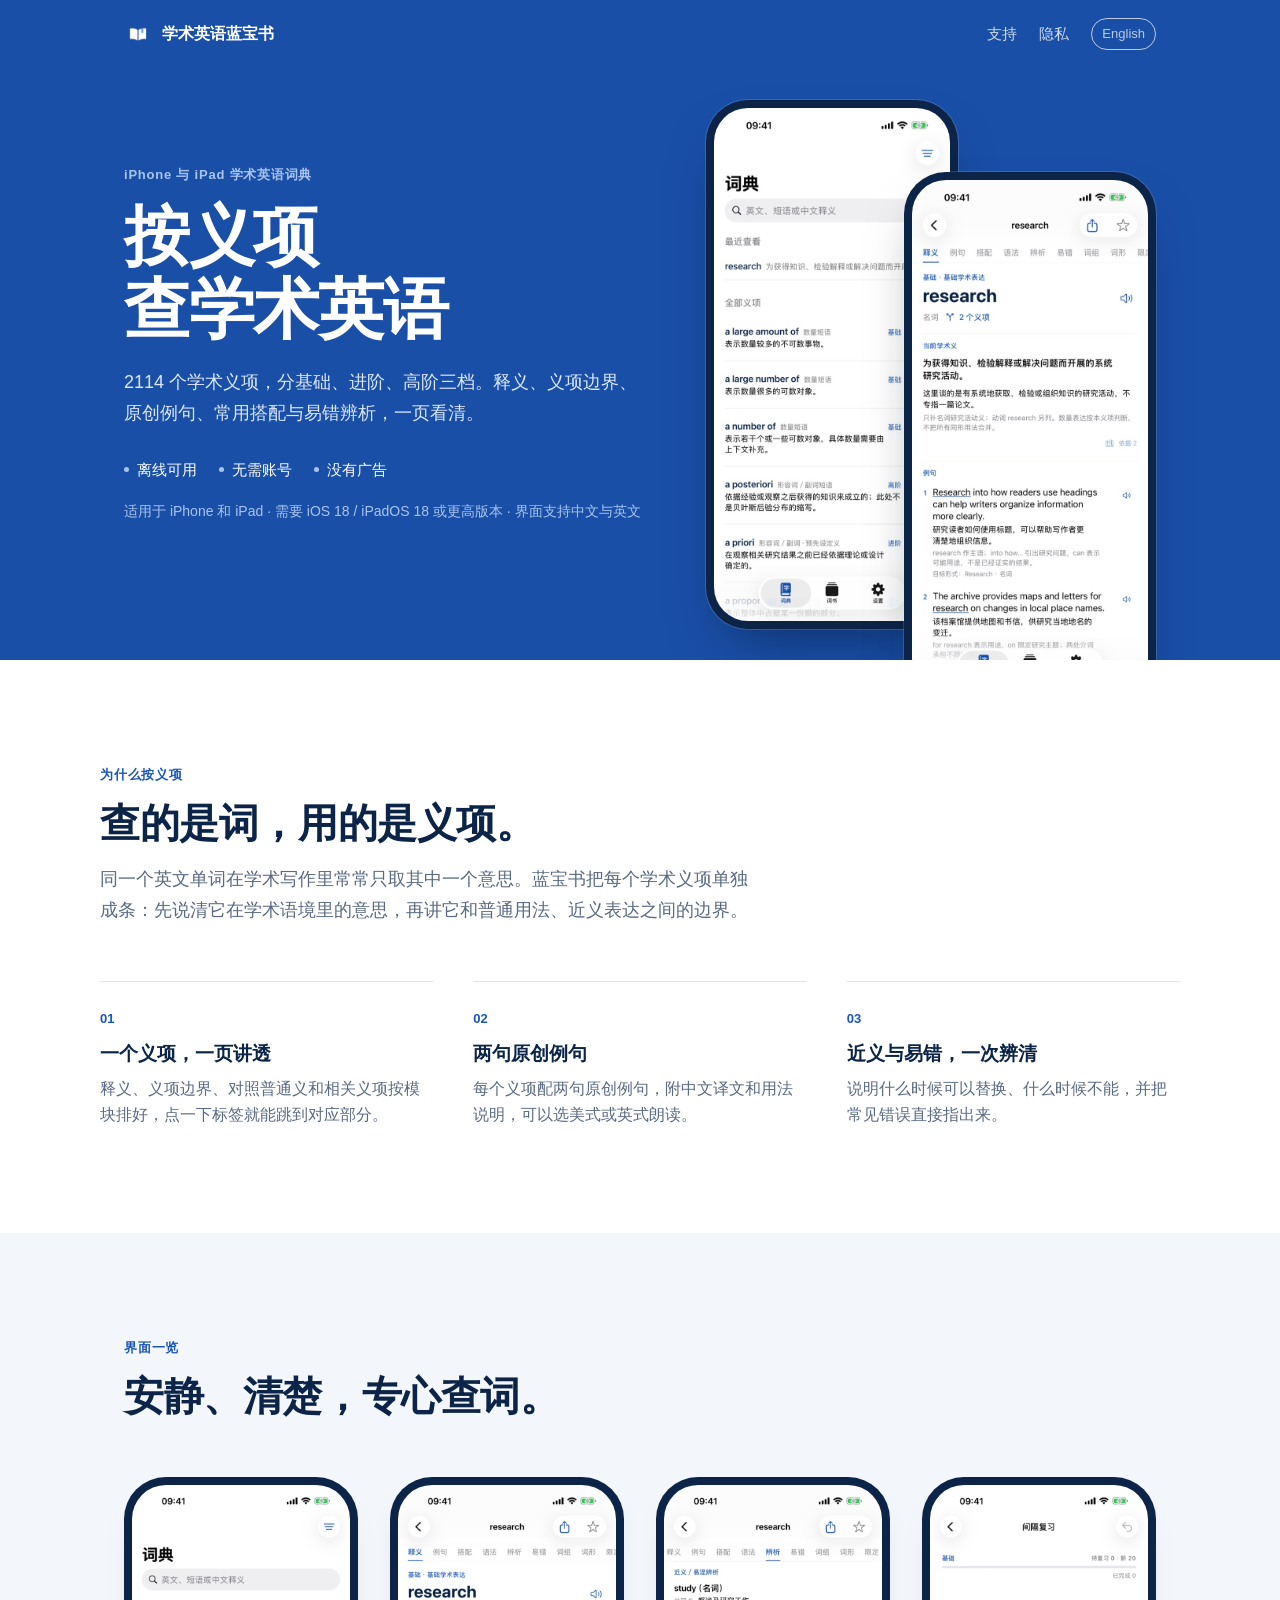
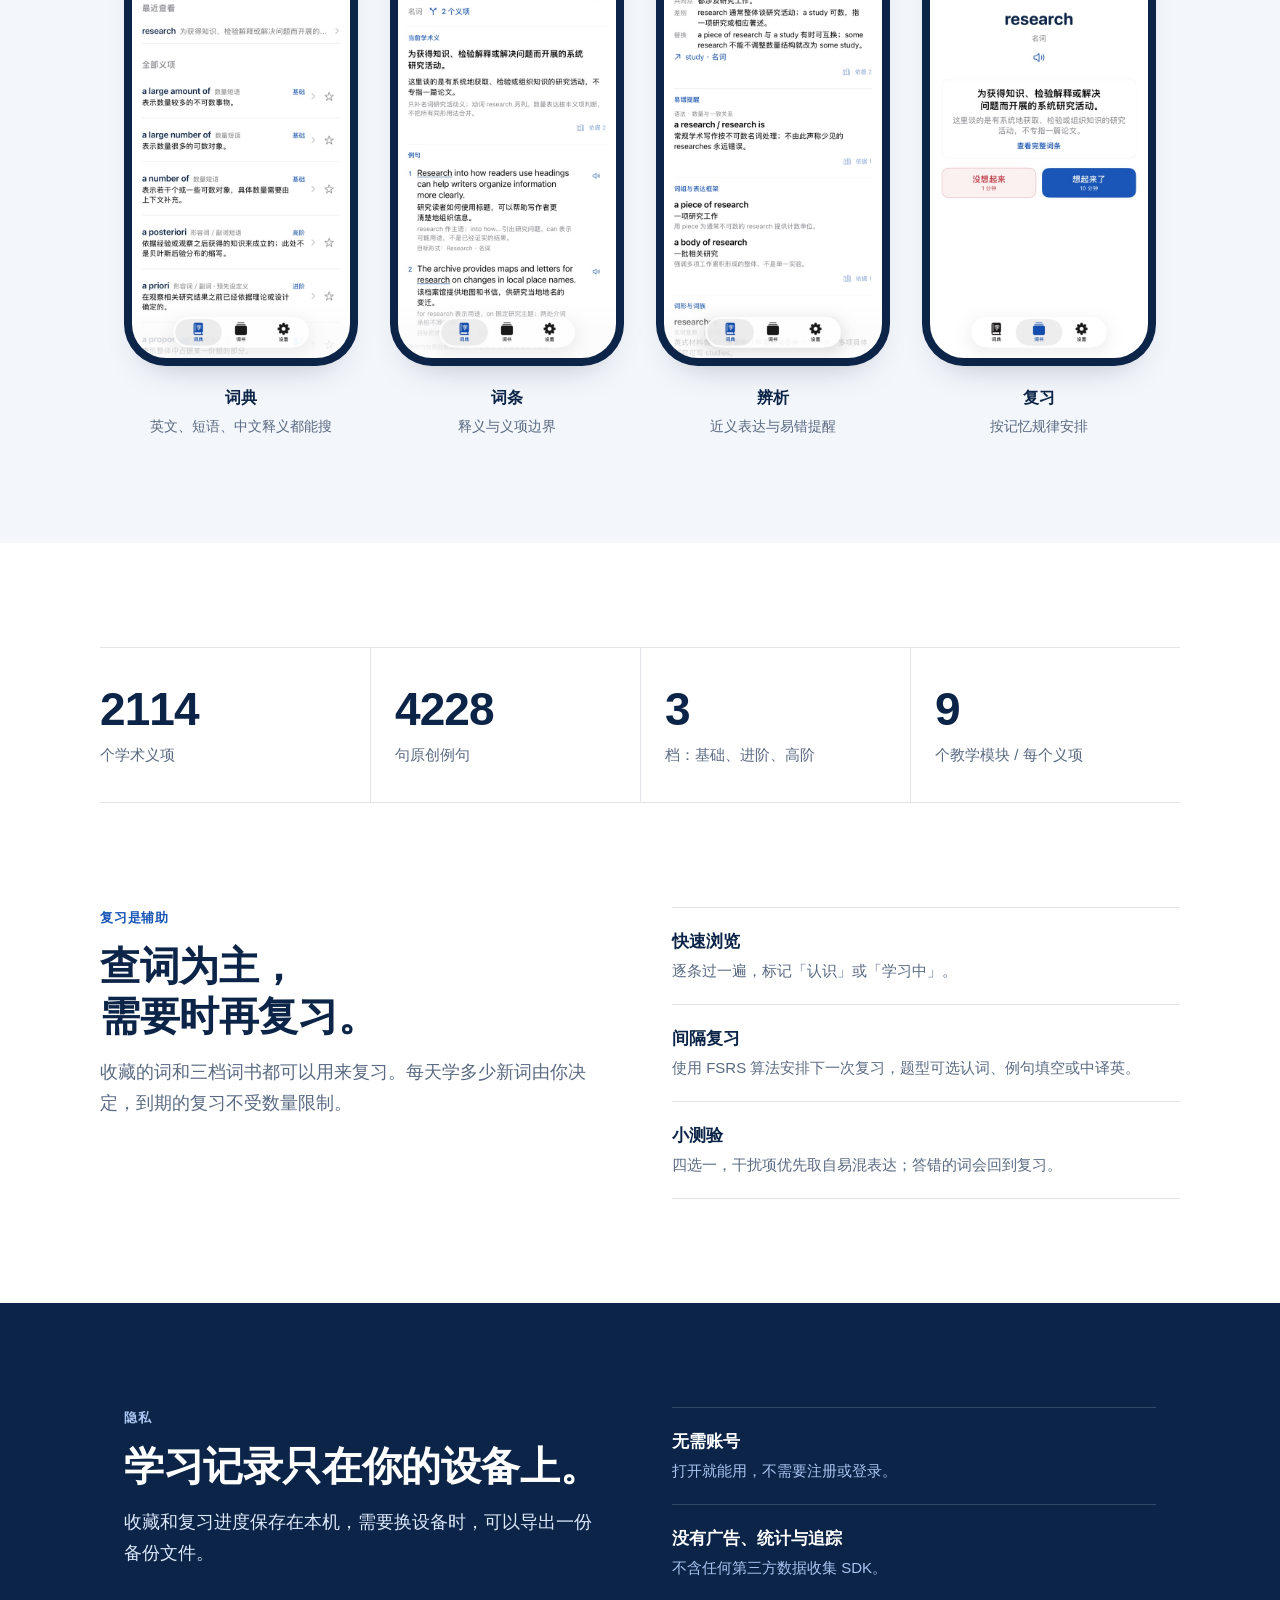
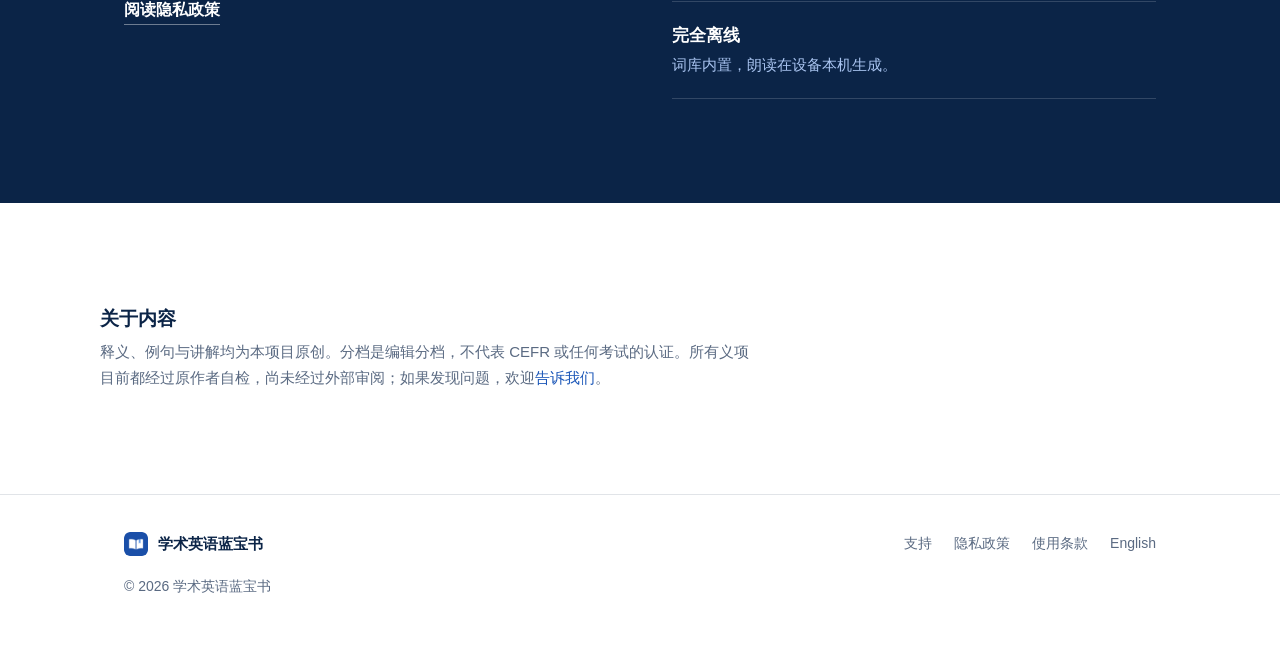
<file: index.html>
<!doctype html>
<html lang="zh-Hans">
<head>
  <meta charset="utf-8">
  <meta name="viewport" content="width=device-width, initial-scale=1">
  <title>学术英语蓝宝书 · 按义项查学术英语</title>
  <meta name="description" content="学术英语蓝宝书是一款适用于 iPhone 和 iPad 的学术英语词典：2114 个学术义项，分基础、进阶、高阶三档，每个义项都有释义、两句原创例句、搭配、语法与易错辨析。离线可用，无需账号，没有广告。">
  <meta name="theme-color" content="#1A4FA8">
  <meta property="og:title" content="学术英语蓝宝书">
  <meta property="og:description" content="按义项查学术英语。2114 个学术义项，离线可用，无需账号，没有广告。">
  <link rel="alternate" hreflang="zh-Hans" href="./">
  <link rel="alternate" hreflang="en" href="en/">
  <link rel="icon" type="image/png" sizes="32x32" href="assets/favicon-32.png">
  <link rel="apple-touch-icon" href="assets/apple-touch-icon.png">
  <link rel="stylesheet" href="assets/site.css">
</head>
<body>

<header class="hero">
  <nav class="nav wrap" aria-label="主导航">
    <a class="brand" href="./"><img src="assets/icon-64.png" alt=""><span>学术英语蓝宝书</span></a>
    <div class="nav-links">
      <a href="support/">支持</a>
      <a href="privacy/">隐私</a>
      <a class="lang" href="en/" lang="en" hreflang="en">English</a>
    </div>
  </nav>

  <div class="wrap hero-grid">
    <div class="hero-copy">
      <p class="eyebrow rise">iPhone 与 iPad 学术英语词典</p>
      <h1 class="rise d1">按义项<br>查学术英语</h1>
      <p class="lede rise d2">2114 个学术义项，分基础、进阶、高阶三档。释义、义项边界、原创例句、常用搭配与易错辨析，一页看清。</p>
      <ul class="hero-facts rise d3">
        <li>离线可用</li>
        <li>无需账号</li>
        <li>没有广告</li>
      </ul>
      <p class="hero-meta rise d3">适用于 iPhone 和 iPad · 需要 iOS 18 / iPadOS 18 或更高版本 · 界面支持中文与英文</p>
    </div>
    <div class="hero-devices" aria-hidden="true">
      <figure class="phone back rise d3"><img src="assets/shots/zh-01-dictionary.jpg" alt="" width="600" height="1304"></figure>
      <figure class="phone front rise d4"><img src="assets/shots/zh-02-entry.jpg" alt="" width="600" height="1304"></figure>
    </div>
  </div>
</header>

<main>
  <section class="section wrap">
    <p class="eyebrow">为什么按义项</p>
    <h2>查的是词，用的是义项。</h2>
    <p class="section-lede">同一个英文单词在学术写作里常常只取其中一个意思。蓝宝书把每个学术义项单独成条：先说清它在学术语境里的意思，再讲它和普通用法、近义表达之间的边界。</p>
    <div class="features">
      <article>
        <span class="num">01</span>
        <h3>一个义项，一页讲透</h3>
        <p>释义、义项边界、对照普通义和相关义项按模块排好，点一下标签就能跳到对应部分。</p>
      </article>
      <article>
        <span class="num">02</span>
        <h3>两句原创例句</h3>
        <p>每个义项配两句原创例句，附中文译文和用法说明，可以选美式或英式朗读。</p>
      </article>
      <article>
        <span class="num">03</span>
        <h3>近义与易错，一次辨清</h3>
        <p>说明什么时候可以替换、什么时候不能，并把常见错误直接指出来。</p>
      </article>
    </div>
  </section>

  <section class="section tint">
    <div class="wrap">
      <p class="eyebrow">界面一览</p>
      <h2>安静、清楚，专心查词。</h2>
      <div class="gallery">
        <figure>
          <div class="phone"><img src="assets/shots/zh-01-dictionary.jpg" alt="词典页：搜索英文、短语或中文释义" width="600" height="1304" loading="lazy"></div>
          <figcaption><strong>词典</strong><span>英文、短语、中文释义都能搜</span></figcaption>
        </figure>
        <figure>
          <div class="phone"><img src="assets/shots/zh-02-entry.jpg" alt="词条页：research 的学术义与讲解" width="600" height="1304" loading="lazy"></div>
          <figcaption><strong>词条</strong><span>释义与义项边界</span></figcaption>
        </figure>
        <figure>
          <div class="phone"><img src="assets/shots/zh-04-comparisons.jpg" alt="近义与易混辨析" width="600" height="1304" loading="lazy"></div>
          <figcaption><strong>辨析</strong><span>近义表达与易错提醒</span></figcaption>
        </figure>
        <figure>
          <div class="phone"><img src="assets/shots/zh-05-review.jpg" alt="间隔复习卡片" width="600" height="1304" loading="lazy"></div>
          <figcaption><strong>复习</strong><span>按记忆规律安排</span></figcaption>
        </figure>
      </div>
    </div>
  </section>

  <section class="section wrap">
    <div class="stats">
      <div class="stat"><b>2114</b><span>个学术义项</span></div>
      <div class="stat"><b>4228</b><span>句原创例句</span></div>
      <div class="stat"><b>3</b><span>档：基础、进阶、高阶</span></div>
      <div class="stat"><b>9</b><span>个教学模块 / 每个义项</span></div>
    </div>
  </section>

  <section class="section wrap" style="padding-top: 0;">
    <div class="split">
      <div>
        <p class="eyebrow">复习是辅助</p>
        <h2>查词为主，<br>需要时再复习。</h2>
        <p class="section-lede">收藏的词和三档词书都可以用来复习。每天学多少新词由你决定，到期的复习不受数量限制。</p>
      </div>
      <ul class="modes">
        <li><strong>快速浏览</strong><span>逐条过一遍，标记「认识」或「学习中」。</span></li>
        <li><strong>间隔复习</strong><span>使用 FSRS 算法安排下一次复习，题型可选认词、例句填空或中译英。</span></li>
        <li><strong>小测验</strong><span>四选一，干扰项优先取自易混表达；答错的词会回到复习。</span></li>
      </ul>
    </div>
  </section>

  <section class="section band">
    <div class="wrap split">
      <div>
        <p class="eyebrow">隐私</p>
        <h2>学习记录只在你的设备上。</h2>
        <p class="section-lede">收藏和复习进度保存在本机，需要换设备时，可以导出一份备份文件。</p>
        <a class="more" href="privacy/">阅读隐私政策</a>
      </div>
      <ul class="modes">
        <li><strong>无需账号</strong><span>打开就能用，不需要注册或登录。</span></li>
        <li><strong>没有广告、统计与追踪</strong><span>不含任何第三方数据收集 SDK。</span></li>
        <li><strong>完全离线</strong><span>词库内置，朗读在设备本机生成。</span></li>
      </ul>
    </div>
  </section>

  <section class="section wrap">
    <div class="note">
      <h2>关于内容</h2>
      <p>释义、例句与讲解均为本项目原创。分档是编辑分档，不代表 CEFR 或任何考试的认证。所有义项目前都经过原作者自检，尚未经过外部审阅；如果发现问题，欢迎<a href="support/">告诉我们</a>。</p>
    </div>
  </section>
</main>

<footer class="site-footer">
  <div class="wrap">
    <div class="footer-row">
      <a class="brand" href="./"><img src="assets/icon-64.png" alt=""><span>学术英语蓝宝书</span></a>
      <nav aria-label="页脚">
        <a href="support/">支持</a>
        <a href="privacy/">隐私政策</a>
        <a href="terms/">使用条款</a>
        <a href="en/" lang="en" hreflang="en">English</a>
      </nav>
    </div>
    <p class="copyright">© 2026 学术英语蓝宝书</p>
  </div>
</footer>

</body>
</html>
</file>
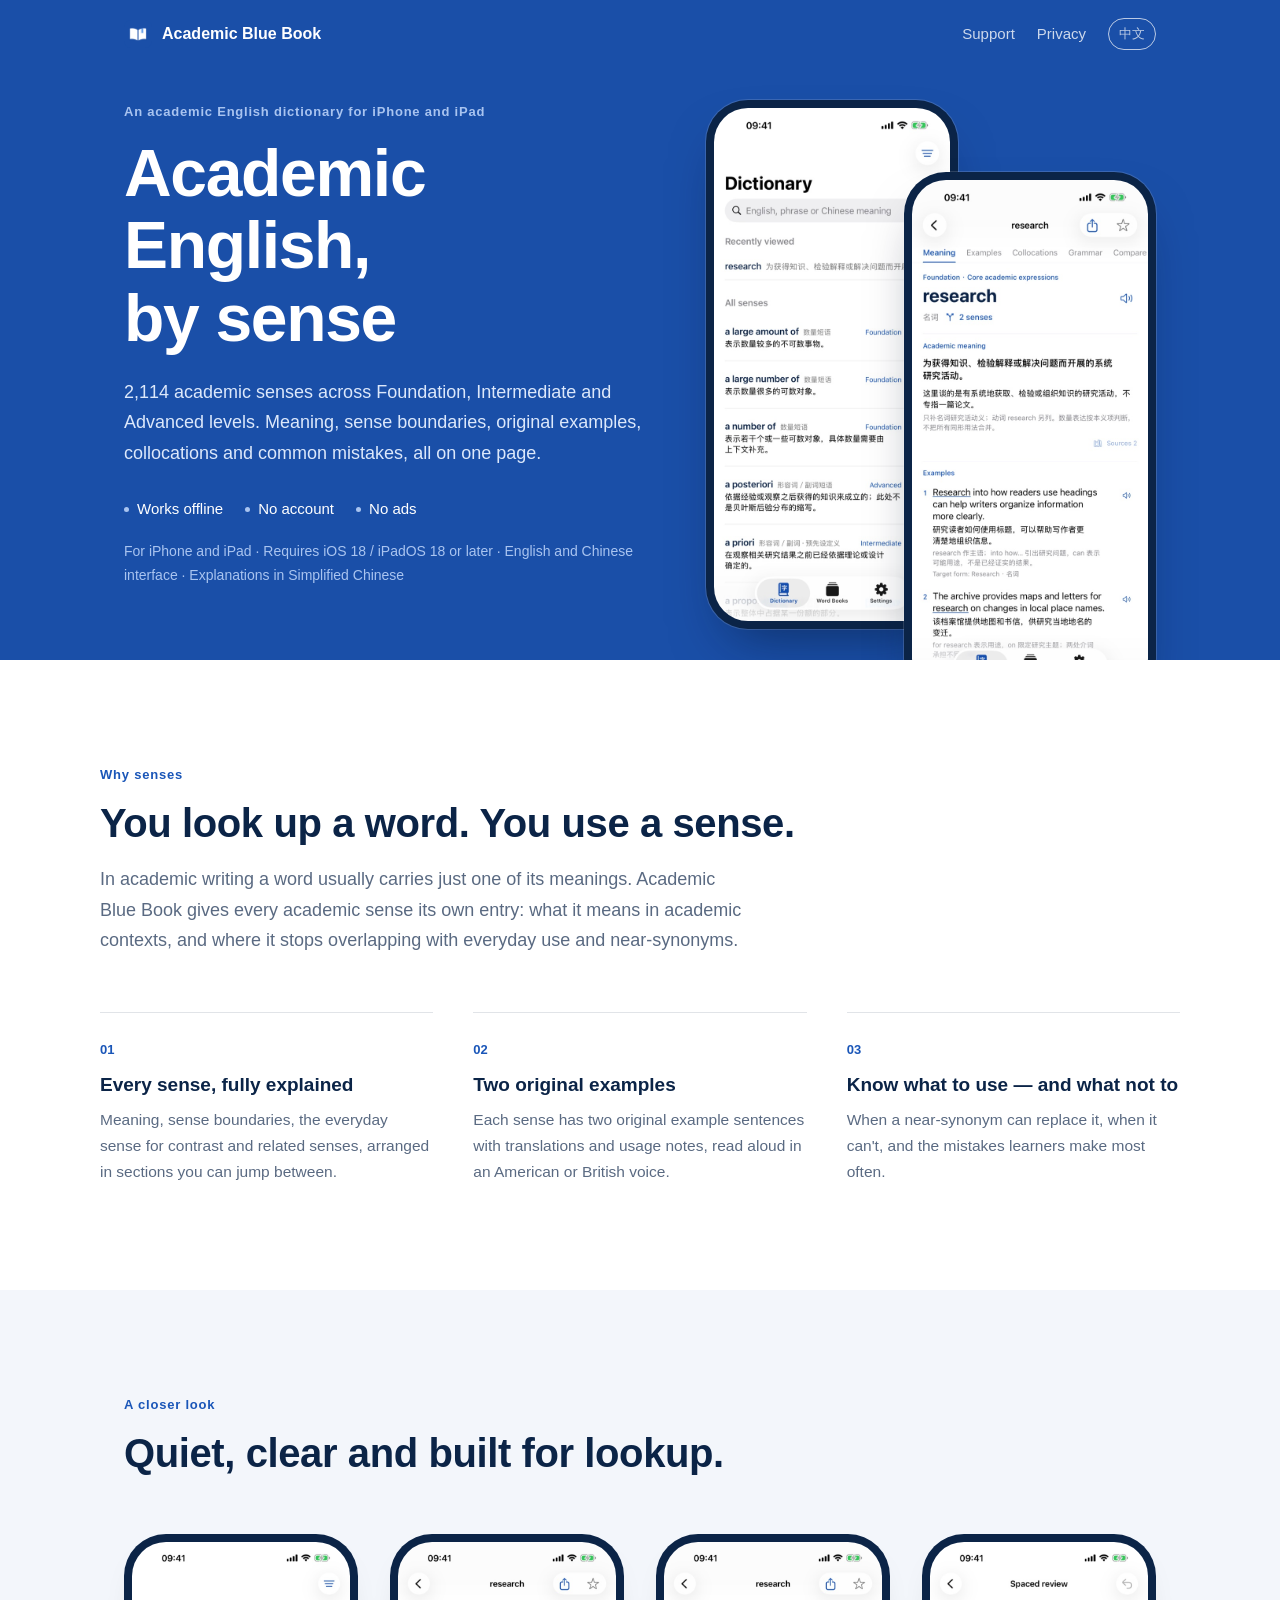
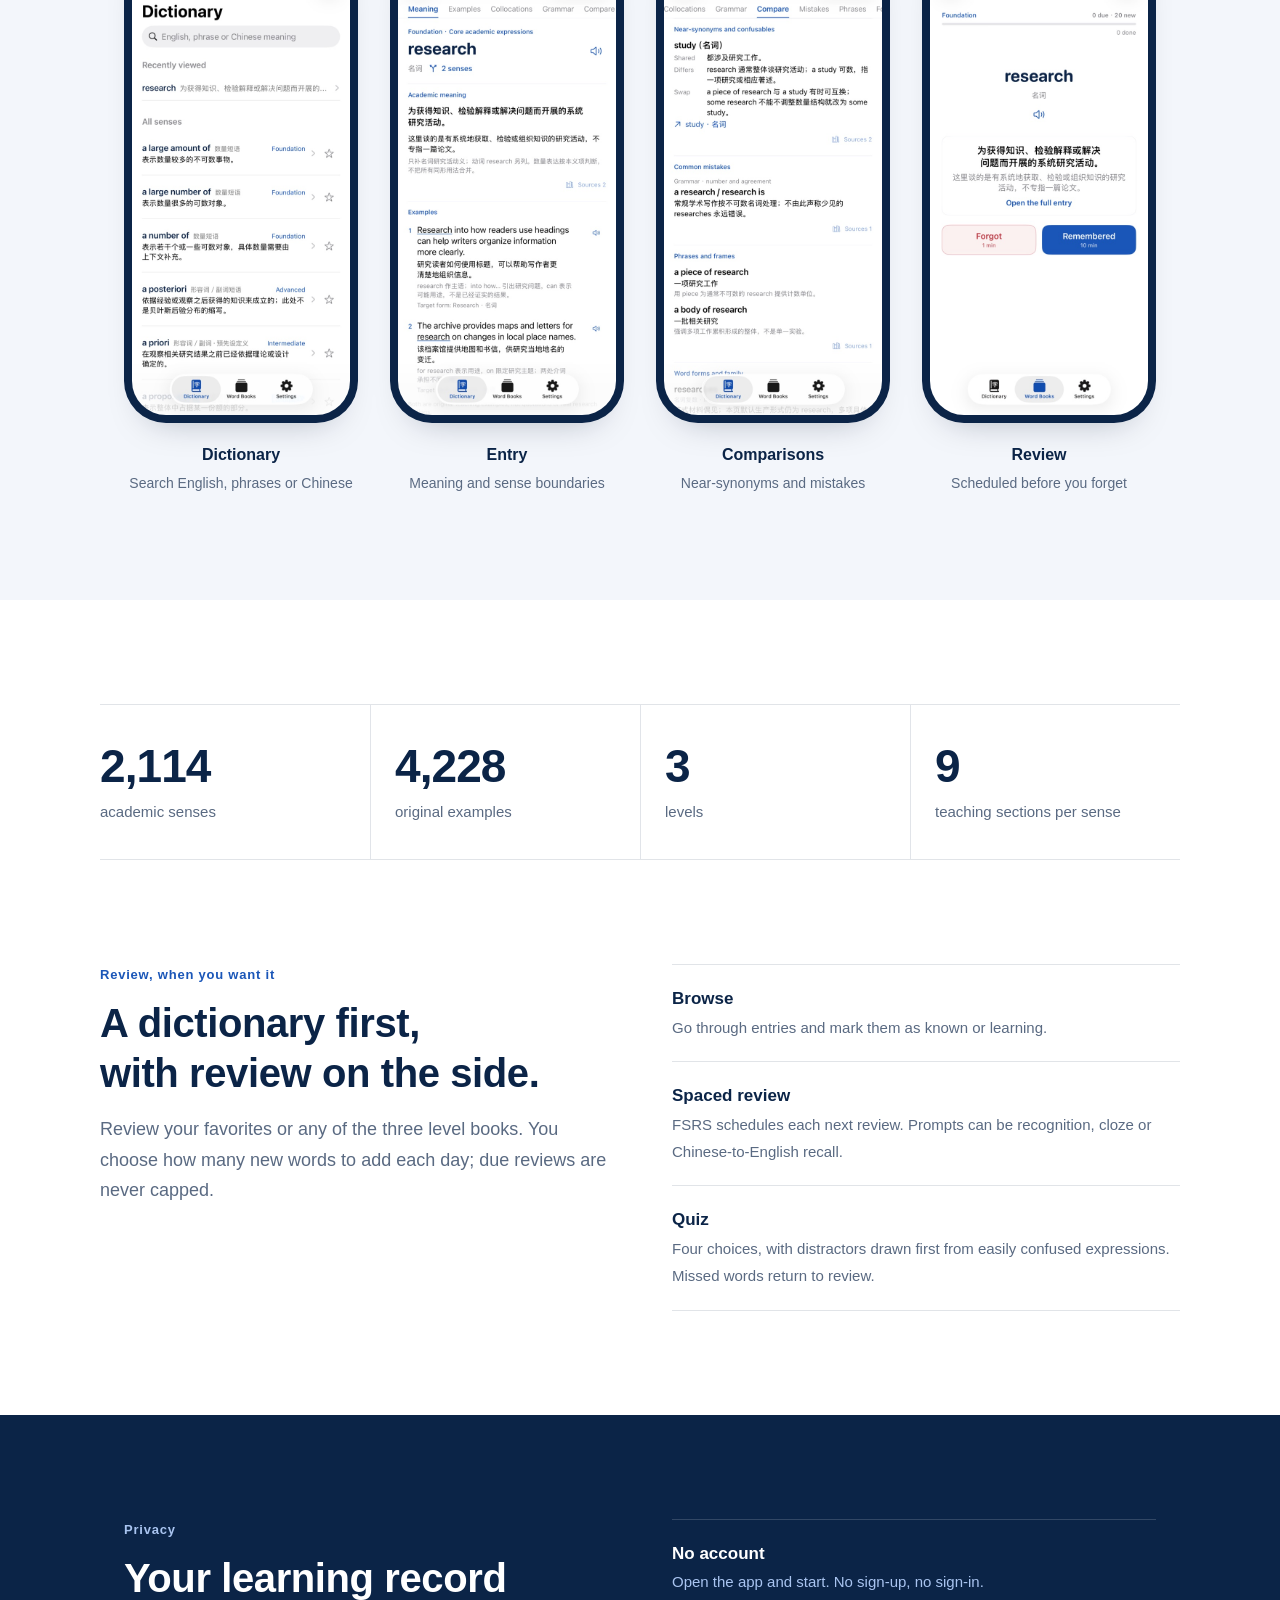
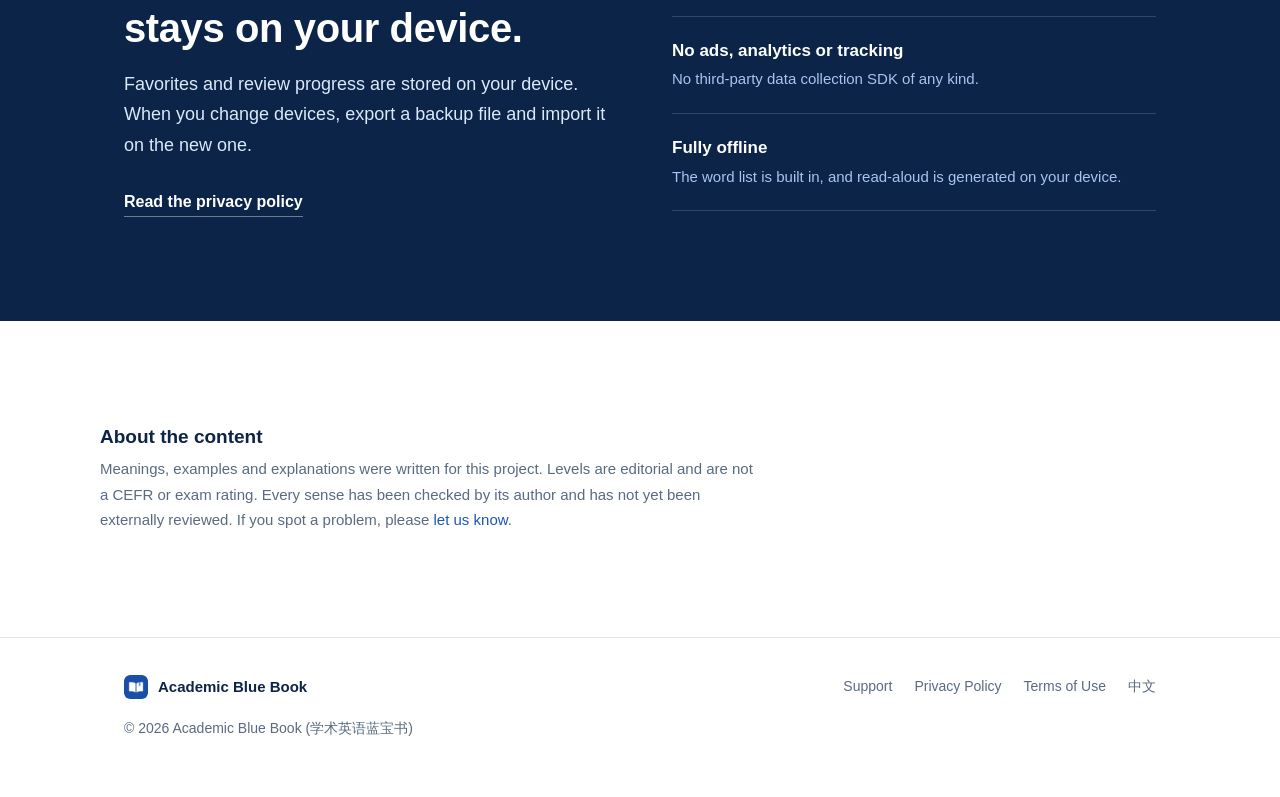
<file: en/index.html>
<!doctype html>
<html lang="en">
<head>
  <meta charset="utf-8">
  <meta name="viewport" content="width=device-width, initial-scale=1">
  <title>Academic Blue Book · Academic English, by sense</title>
  <meta name="description" content="Academic Blue Book is an academic English dictionary for iPhone and iPad: 2,114 academic senses across three levels, each with a meaning, two original examples, collocations, grammar and common mistakes. Works offline, no account, no ads.">
  <meta name="theme-color" content="#1A4FA8">
  <meta property="og:title" content="Academic Blue Book">
  <meta property="og:description" content="Academic English, by sense. 2,114 academic senses. Offline, no account, no ads.">
  <link rel="alternate" hreflang="zh-Hans" href="../">
  <link rel="alternate" hreflang="en" href="./">
  <link rel="icon" type="image/png" sizes="32x32" href="../assets/favicon-32.png">
  <link rel="apple-touch-icon" href="../assets/apple-touch-icon.png">
  <link rel="stylesheet" href="../assets/site.css">
</head>
<body>

<header class="hero">
  <nav class="nav wrap" aria-label="Main">
    <a class="brand" href="./"><img src="../assets/icon-64.png" alt=""><span>Academic Blue Book</span></a>
    <div class="nav-links">
      <a href="support/">Support</a>
      <a href="privacy/">Privacy</a>
      <a class="lang" href="../" lang="zh-Hans" hreflang="zh-Hans">中文</a>
    </div>
  </nav>

  <div class="wrap hero-grid">
    <div class="hero-copy">
      <p class="eyebrow rise">An academic English dictionary for iPhone and iPad</p>
      <h1 class="rise d1">Academic English,<br>by sense</h1>
      <p class="lede rise d2">2,114 academic senses across Foundation, Intermediate and Advanced levels. Meaning, sense boundaries, original examples, collocations and common mistakes, all on one page.</p>
      <ul class="hero-facts rise d3">
        <li>Works offline</li>
        <li>No account</li>
        <li>No ads</li>
      </ul>
      <p class="hero-meta rise d3">For iPhone and iPad · Requires iOS 18 / iPadOS 18 or later · English and Chinese interface · Explanations in Simplified Chinese</p>
    </div>
    <div class="hero-devices" aria-hidden="true">
      <figure class="phone back rise d3"><img src="../assets/shots/en-01-dictionary.jpg" alt="" width="600" height="1304"></figure>
      <figure class="phone front rise d4"><img src="../assets/shots/en-02-entry.jpg" alt="" width="600" height="1304"></figure>
    </div>
  </div>
</header>

<main>
  <section class="section wrap">
    <p class="eyebrow">Why senses</p>
    <h2>You look up a word. You use a sense.</h2>
    <p class="section-lede">In academic writing a word usually carries just one of its meanings. Academic Blue Book gives every academic sense its own entry: what it means in academic contexts, and where it stops overlapping with everyday use and near-synonyms.</p>
    <div class="features">
      <article>
        <span class="num">01</span>
        <h3>Every sense, fully explained</h3>
        <p>Meaning, sense boundaries, the everyday sense for contrast and related senses, arranged in sections you can jump between.</p>
      </article>
      <article>
        <span class="num">02</span>
        <h3>Two original examples</h3>
        <p>Each sense has two original example sentences with translations and usage notes, read aloud in an American or British voice.</p>
      </article>
      <article>
        <span class="num">03</span>
        <h3>Know what to use — and what not to</h3>
        <p>When a near-synonym can replace it, when it can't, and the mistakes learners make most often.</p>
      </article>
    </div>
  </section>

  <section class="section tint">
    <div class="wrap">
      <p class="eyebrow">A closer look</p>
      <h2>Quiet, clear and built for lookup.</h2>
      <div class="gallery">
        <figure>
          <div class="phone"><img src="../assets/shots/en-01-dictionary.jpg" alt="Dictionary: search in English, phrases or Chinese" width="600" height="1304" loading="lazy"></div>
          <figcaption><strong>Dictionary</strong><span>Search English, phrases or Chinese</span></figcaption>
        </figure>
        <figure>
          <div class="phone"><img src="../assets/shots/en-02-entry.jpg" alt="Entry page for the academic sense of research" width="600" height="1304" loading="lazy"></div>
          <figcaption><strong>Entry</strong><span>Meaning and sense boundaries</span></figcaption>
        </figure>
        <figure>
          <div class="phone"><img src="../assets/shots/en-04-comparisons.jpg" alt="Near-synonyms and commonly confused expressions" width="600" height="1304" loading="lazy"></div>
          <figcaption><strong>Comparisons</strong><span>Near-synonyms and mistakes</span></figcaption>
        </figure>
        <figure>
          <div class="phone"><img src="../assets/shots/en-05-review.jpg" alt="Spaced review card" width="600" height="1304" loading="lazy"></div>
          <figcaption><strong>Review</strong><span>Scheduled before you forget</span></figcaption>
        </figure>
      </div>
    </div>
  </section>

  <section class="section wrap">
    <div class="stats">
      <div class="stat"><b>2,114</b><span>academic senses</span></div>
      <div class="stat"><b>4,228</b><span>original examples</span></div>
      <div class="stat"><b>3</b><span>levels</span></div>
      <div class="stat"><b>9</b><span>teaching sections per sense</span></div>
    </div>
  </section>

  <section class="section wrap" style="padding-top: 0;">
    <div class="split">
      <div>
        <p class="eyebrow">Review, when you want it</p>
        <h2>A dictionary first,<br>with review on the side.</h2>
        <p class="section-lede">Review your favorites or any of the three level books. You choose how many new words to add each day; due reviews are never capped.</p>
      </div>
      <ul class="modes">
        <li><strong>Browse</strong><span>Go through entries and mark them as known or learning.</span></li>
        <li><strong>Spaced review</strong><span>FSRS schedules each next review. Prompts can be recognition, cloze or Chinese-to-English recall.</span></li>
        <li><strong>Quiz</strong><span>Four choices, with distractors drawn first from easily confused expressions. Missed words return to review.</span></li>
      </ul>
    </div>
  </section>

  <section class="section band">
    <div class="wrap split">
      <div>
        <p class="eyebrow">Privacy</p>
        <h2>Your learning record stays on your device.</h2>
        <p class="section-lede">Favorites and review progress are stored on your device. When you change devices, export a backup file and import it on the new one.</p>
        <a class="more" href="privacy/">Read the privacy policy</a>
      </div>
      <ul class="modes">
        <li><strong>No account</strong><span>Open the app and start. No sign-up, no sign-in.</span></li>
        <li><strong>No ads, analytics or tracking</strong><span>No third-party data collection SDK of any kind.</span></li>
        <li><strong>Fully offline</strong><span>The word list is built in, and read-aloud is generated on your device.</span></li>
      </ul>
    </div>
  </section>

  <section class="section wrap">
    <div class="note">
      <h2>About the content</h2>
      <p>Meanings, examples and explanations were written for this project. Levels are editorial and are not a CEFR or exam rating. Every sense has been checked by its author and has not yet been externally reviewed. If you spot a problem, please <a href="support/">let us know</a>.</p>
    </div>
  </section>
</main>

<footer class="site-footer">
  <div class="wrap">
    <div class="footer-row">
      <a class="brand" href="./"><img src="../assets/icon-64.png" alt=""><span>Academic Blue Book</span></a>
      <nav aria-label="Footer">
        <a href="support/">Support</a>
        <a href="privacy/">Privacy Policy</a>
        <a href="terms/">Terms of Use</a>
        <a href="../" lang="zh-Hans" hreflang="zh-Hans">中文</a>
      </nav>
    </div>
    <p class="copyright">© 2026 Academic Blue Book (学术英语蓝宝书)</p>
  </div>
</footer>

</body>
</html>
</file>
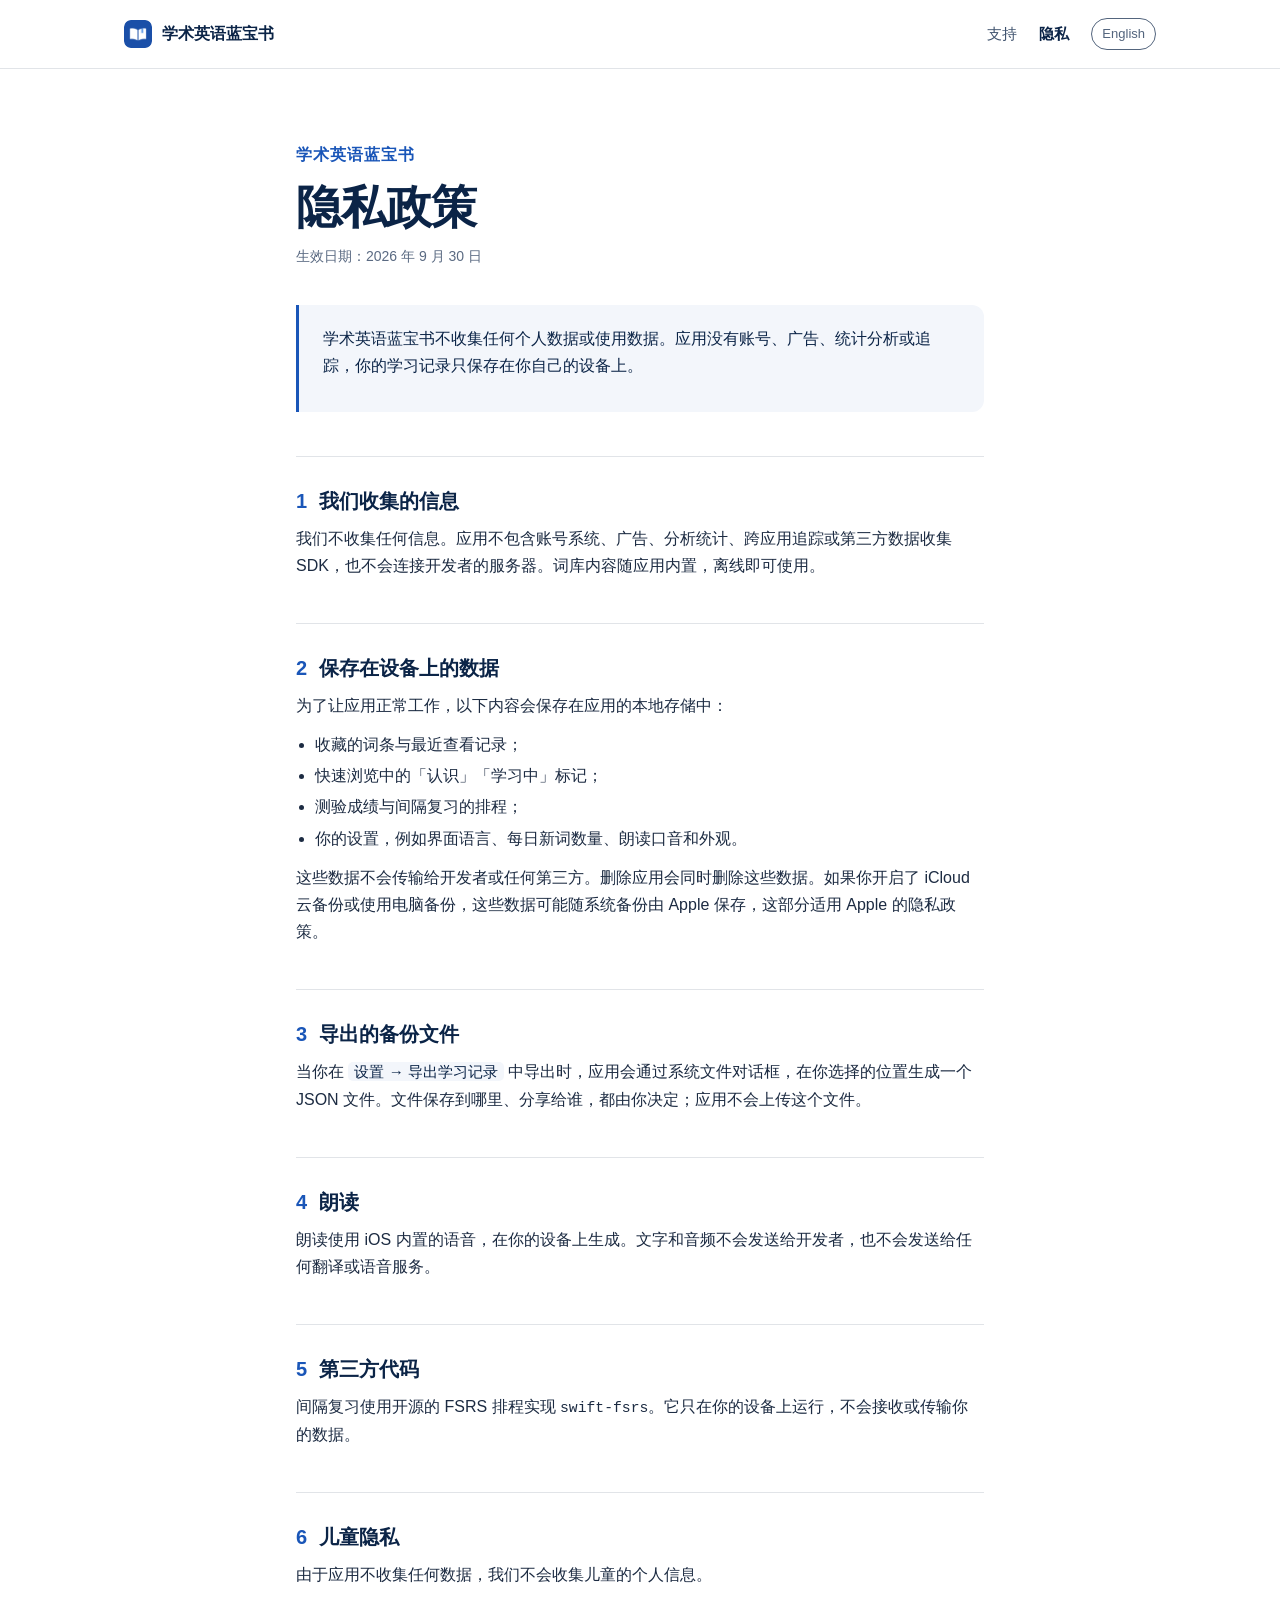
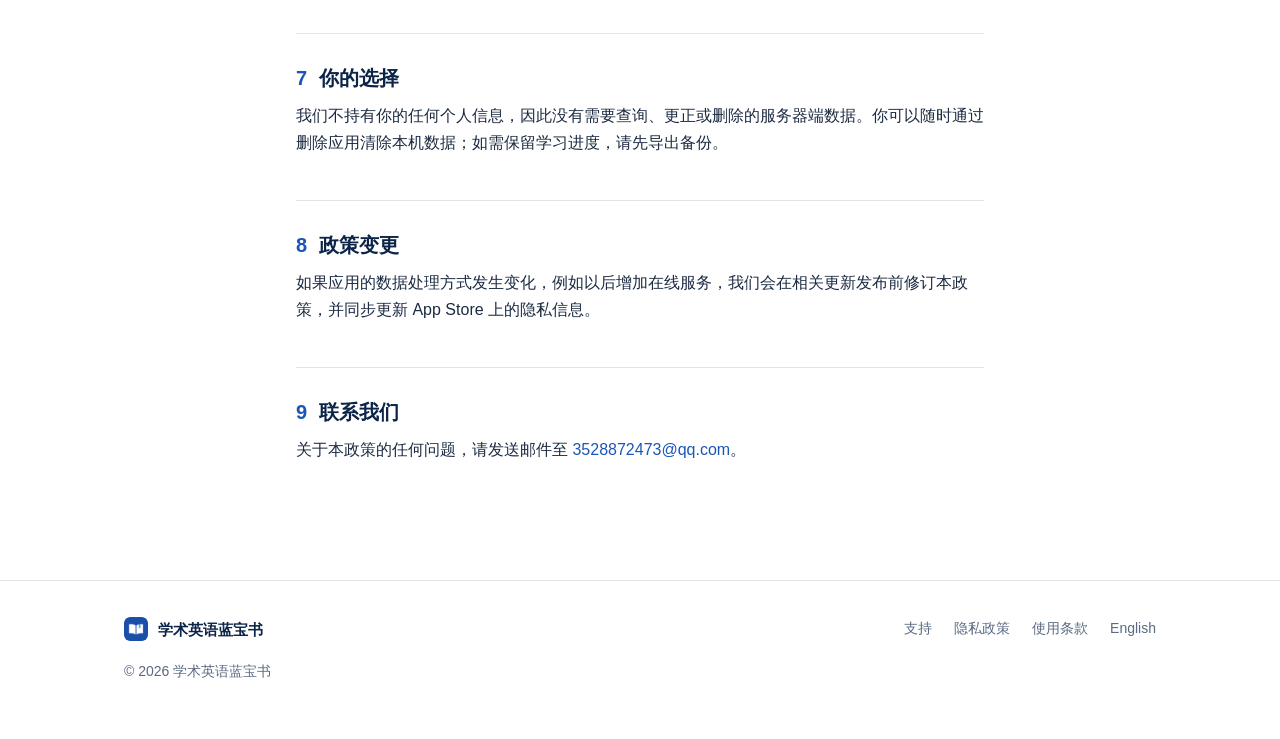
<file: privacy/index.html>
<!doctype html>
<html lang="zh-Hans">
<head>
  <meta charset="utf-8">
  <meta name="viewport" content="width=device-width, initial-scale=1">
  <title>隐私政策 · 学术英语蓝宝书</title>
  <meta name="description" content="学术英语蓝宝书隐私政策：不收集任何个人数据或使用数据，学习记录只保存在你的设备上。">
  <meta name="theme-color" content="#FFFFFF">
  <link rel="alternate" hreflang="zh-Hans" href="./">
  <link rel="alternate" hreflang="en" href="../en/privacy/">
  <link rel="icon" type="image/png" sizes="32x32" href="../assets/favicon-32.png">
  <link rel="apple-touch-icon" href="../assets/apple-touch-icon.png">
  <link rel="stylesheet" href="../assets/site.css">
</head>
<body>

<header class="site-header">
  <nav class="nav wrap" aria-label="主导航">
    <a class="brand" href="../"><img src="../assets/icon-64.png" alt=""><span>学术英语蓝宝书</span></a>
    <div class="nav-links">
      <a href="../support/">支持</a>
      <a href="./" aria-current="page">隐私</a>
      <a class="lang" href="../en/privacy/" lang="en" hreflang="en">English</a>
    </div>
  </nav>
</header>

<main class="doc">
  <p class="eyebrow">学术英语蓝宝书</p>
  <h1>隐私政策</h1>
  <p class="meta">生效日期：2026 年 9 月 30 日</p>

  <div class="summary">
    <p>学术英语蓝宝书不收集任何个人数据或使用数据。应用没有账号、广告、统计分析或追踪，你的学习记录只保存在你自己的设备上。</p>
  </div>

  <h2><span class="n">1</span>我们收集的信息</h2>
  <p>我们不收集任何信息。应用不包含账号系统、广告、分析统计、跨应用追踪或第三方数据收集 SDK，也不会连接开发者的服务器。词库内容随应用内置，离线即可使用。</p>

  <h2><span class="n">2</span>保存在设备上的数据</h2>
  <p>为了让应用正常工作，以下内容会保存在应用的本地存储中：</p>
  <ul>
    <li>收藏的词条与最近查看记录；</li>
    <li>快速浏览中的「认识」「学习中」标记；</li>
    <li>测验成绩与间隔复习的排程；</li>
    <li>你的设置，例如界面语言、每日新词数量、朗读口音和外观。</li>
  </ul>
  <p>这些数据不会传输给开发者或任何第三方。删除应用会同时删除这些数据。如果你开启了 iCloud 云备份或使用电脑备份，这些数据可能随系统备份由 Apple 保存，这部分适用 Apple 的隐私政策。</p>

  <h2><span class="n">3</span>导出的备份文件</h2>
  <p>当你在 <span class="path">设置 → 导出学习记录</span> 中导出时，应用会通过系统文件对话框，在你选择的位置生成一个 JSON 文件。文件保存到哪里、分享给谁，都由你决定；应用不会上传这个文件。</p>

  <h2><span class="n">4</span>朗读</h2>
  <p>朗读使用 iOS 内置的语音，在你的设备上生成。文字和音频不会发送给开发者，也不会发送给任何翻译或语音服务。</p>

  <h2><span class="n">5</span>第三方代码</h2>
  <p>间隔复习使用开源的 FSRS 排程实现 <code>swift-fsrs</code>。它只在你的设备上运行，不会接收或传输你的数据。</p>

  <h2><span class="n">6</span>儿童隐私</h2>
  <p>由于应用不收集任何数据，我们不会收集儿童的个人信息。</p>

  <h2><span class="n">7</span>你的选择</h2>
  <p>我们不持有你的任何个人信息，因此没有需要查询、更正或删除的服务器端数据。你可以随时通过删除应用清除本机数据；如需保留学习进度，请先导出备份。</p>

  <h2><span class="n">8</span>政策变更</h2>
  <p>如果应用的数据处理方式发生变化，例如以后增加在线服务，我们会在相关更新发布前修订本政策，并同步更新 App Store 上的隐私信息。</p>

  <h2><span class="n">9</span>联系我们</h2>
  <p>关于本政策的任何问题，请发送邮件至 <a href="mailto:3528872473@qq.com">3528872473@qq.com</a>。</p>
</main>

<footer class="site-footer">
  <div class="wrap">
    <div class="footer-row">
      <a class="brand" href="../"><img src="../assets/icon-64.png" alt=""><span>学术英语蓝宝书</span></a>
      <nav aria-label="页脚">
        <a href="../support/">支持</a>
        <a href="./">隐私政策</a>
        <a href="../terms/">使用条款</a>
        <a href="../en/privacy/" lang="en" hreflang="en">English</a>
      </nav>
    </div>
    <p class="copyright">© 2026 学术英语蓝宝书</p>
  </div>
</footer>

</body>
</html>
</file>
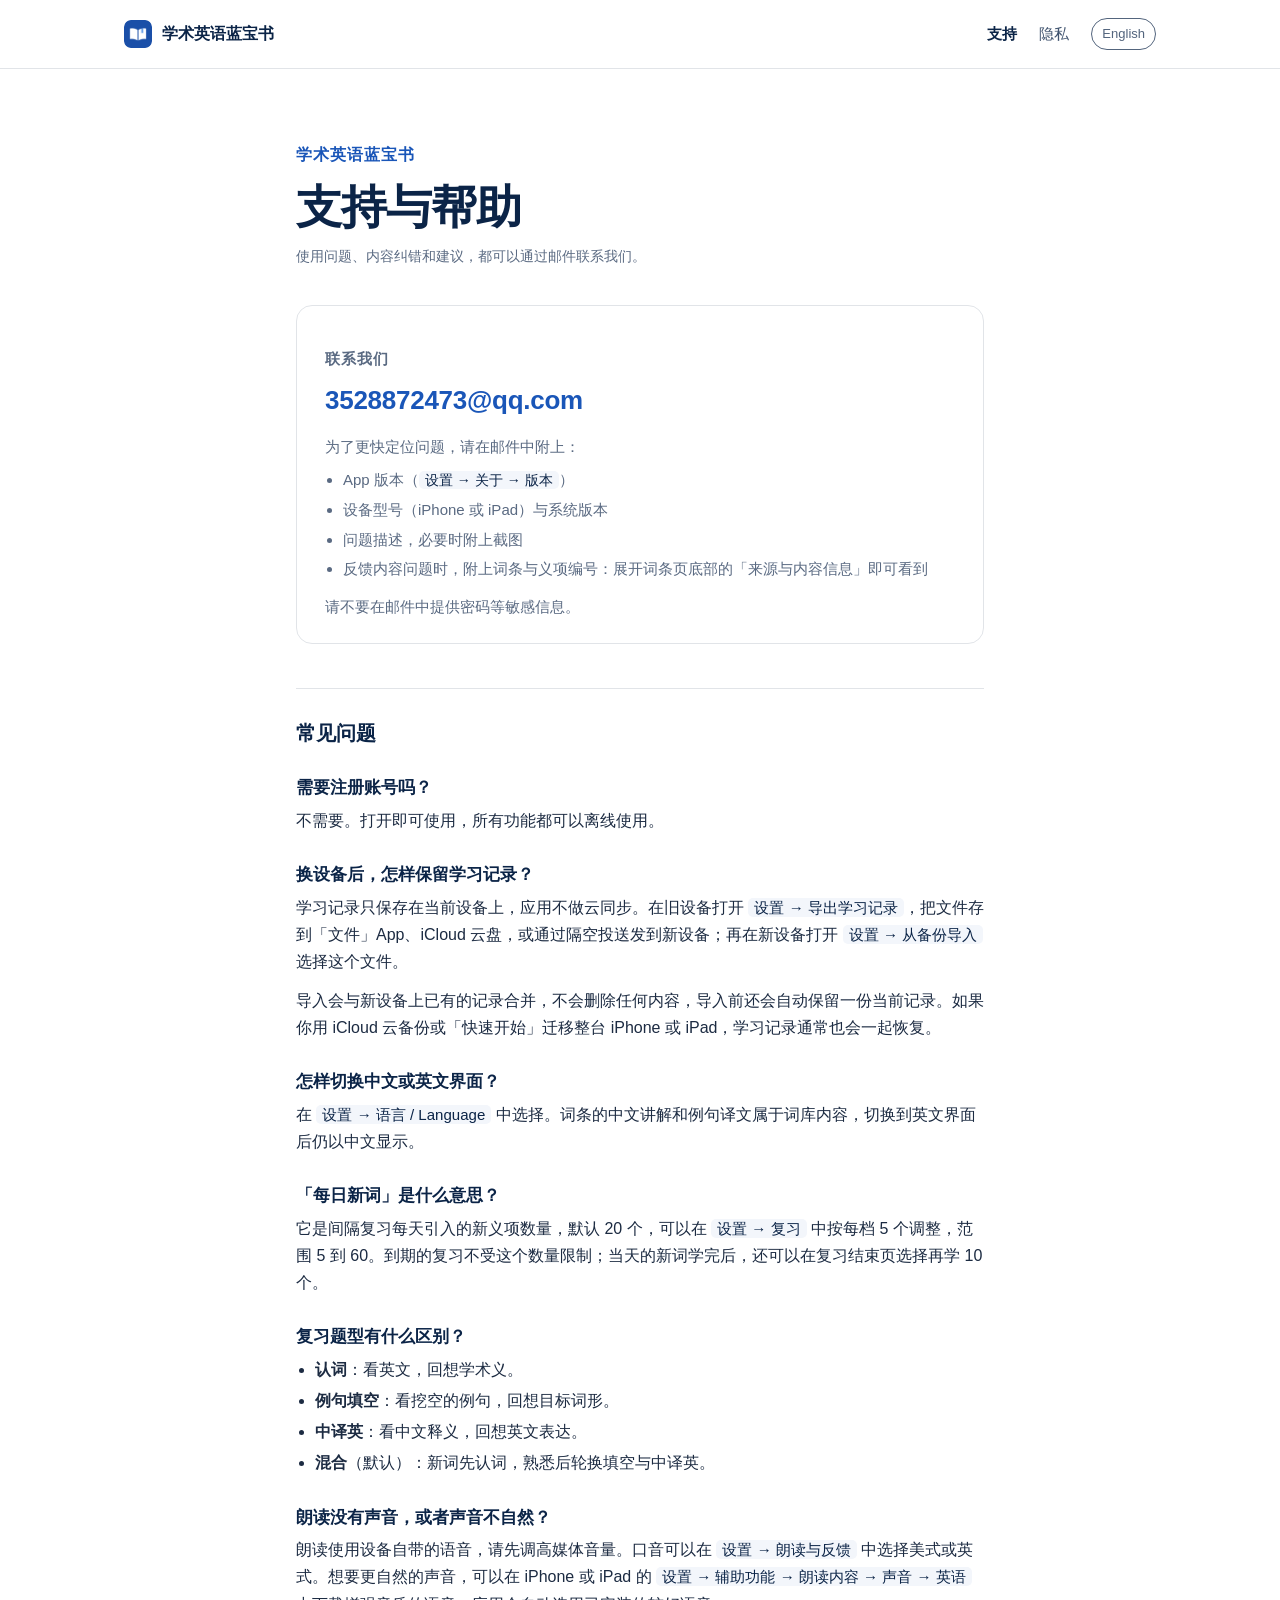
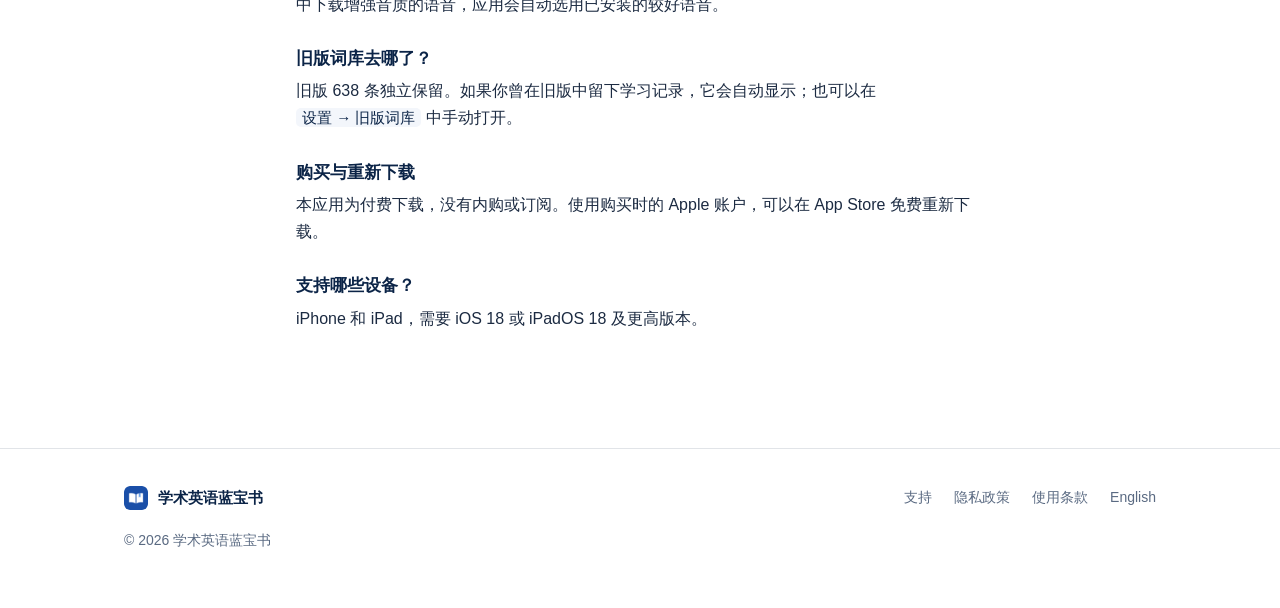
<file: support/index.html>
<!doctype html>
<html lang="zh-Hans">
<head>
  <meta charset="utf-8">
  <meta name="viewport" content="width=device-width, initial-scale=1">
  <title>支持 · 学术英语蓝宝书</title>
  <meta name="description" content="学术英语蓝宝书的使用帮助、常见问题与联系方式。">
  <meta name="theme-color" content="#FFFFFF">
  <link rel="alternate" hreflang="zh-Hans" href="./">
  <link rel="alternate" hreflang="en" href="../en/support/">
  <link rel="icon" type="image/png" sizes="32x32" href="../assets/favicon-32.png">
  <link rel="apple-touch-icon" href="../assets/apple-touch-icon.png">
  <link rel="stylesheet" href="../assets/site.css">
</head>
<body>

<header class="site-header">
  <nav class="nav wrap" aria-label="主导航">
    <a class="brand" href="../"><img src="../assets/icon-64.png" alt=""><span>学术英语蓝宝书</span></a>
    <div class="nav-links">
      <a href="./" aria-current="page">支持</a>
      <a href="../privacy/">隐私</a>
      <a class="lang" href="../en/support/" lang="en" hreflang="en">English</a>
    </div>
  </nav>
</header>

<main class="doc">
  <p class="eyebrow">学术英语蓝宝书</p>
  <h1>支持与帮助</h1>
  <p class="meta">使用问题、内容纠错和建议，都可以通过邮件联系我们。</p>

  <div class="contact">
    <p class="eyebrow">联系我们</p>
    <a class="email" href="mailto:3528872473@qq.com?subject=%E5%AD%A6%E6%9C%AF%E8%8B%B1%E8%AF%AD%E8%93%9D%E5%AE%9D%E4%B9%A6%E5%8F%8D%E9%A6%88">3528872473@qq.com</a>
    <p>为了更快定位问题，请在邮件中附上：</p>
    <ul>
      <li>App 版本（<span class="path">设置 → 关于 → 版本</span>）</li>
      <li>设备型号（iPhone 或 iPad）与系统版本</li>
      <li>问题描述，必要时附上截图</li>
      <li>反馈内容问题时，附上词条与义项编号：展开词条页底部的「来源与内容信息」即可看到</li>
    </ul>
    <p>请不要在邮件中提供密码等敏感信息。</p>
  </div>

  <h2>常见问题</h2>

  <h3>需要注册账号吗？</h3>
  <p>不需要。打开即可使用，所有功能都可以离线使用。</p>

  <h3>换设备后，怎样保留学习记录？</h3>
  <p>学习记录只保存在当前设备上，应用不做云同步。在旧设备打开 <span class="path">设置 → 导出学习记录</span>，把文件存到「文件」App、iCloud 云盘，或通过隔空投送发到新设备；再在新设备打开 <span class="path">设置 → 从备份导入</span> 选择这个文件。</p>
  <p>导入会与新设备上已有的记录合并，不会删除任何内容，导入前还会自动保留一份当前记录。如果你用 iCloud 云备份或「快速开始」迁移整台 iPhone 或 iPad，学习记录通常也会一起恢复。</p>

  <h3>怎样切换中文或英文界面？</h3>
  <p>在 <span class="path">设置 → 语言 / Language</span> 中选择。词条的中文讲解和例句译文属于词库内容，切换到英文界面后仍以中文显示。</p>

  <h3>「每日新词」是什么意思？</h3>
  <p>它是间隔复习每天引入的新义项数量，默认 20 个，可以在 <span class="path">设置 → 复习</span> 中按每档 5 个调整，范围 5 到 60。到期的复习不受这个数量限制；当天的新词学完后，还可以在复习结束页选择再学 10 个。</p>

  <h3>复习题型有什么区别？</h3>
  <ul>
    <li><strong>认词</strong>：看英文，回想学术义。</li>
    <li><strong>例句填空</strong>：看挖空的例句，回想目标词形。</li>
    <li><strong>中译英</strong>：看中文释义，回想英文表达。</li>
    <li><strong>混合</strong>（默认）：新词先认词，熟悉后轮换填空与中译英。</li>
  </ul>

  <h3>朗读没有声音，或者声音不自然？</h3>
  <p>朗读使用设备自带的语音，请先调高媒体音量。口音可以在 <span class="path">设置 → 朗读与反馈</span> 中选择美式或英式。想要更自然的声音，可以在 iPhone 或 iPad 的 <span class="path">设置 → 辅助功能 → 朗读内容 → 声音 → 英语</span> 中下载增强音质的语音，应用会自动选用已安装的较好语音。</p>

  <h3>旧版词库去哪了？</h3>
  <p>旧版 638 条独立保留。如果你曾在旧版中留下学习记录，它会自动显示；也可以在 <span class="path">设置 → 旧版词库</span> 中手动打开。</p>

  <h3>购买与重新下载</h3>
  <p>本应用为付费下载，没有内购或订阅。使用购买时的 Apple 账户，可以在 App Store 免费重新下载。</p>

  <h3>支持哪些设备？</h3>
  <p>iPhone 和 iPad，需要 iOS 18 或 iPadOS 18 及更高版本。</p>
</main>

<footer class="site-footer">
  <div class="wrap">
    <div class="footer-row">
      <a class="brand" href="../"><img src="../assets/icon-64.png" alt=""><span>学术英语蓝宝书</span></a>
      <nav aria-label="页脚">
        <a href="./">支持</a>
        <a href="../privacy/">隐私政策</a>
        <a href="../terms/">使用条款</a>
        <a href="../en/support/" lang="en" hreflang="en">English</a>
      </nav>
    </div>
    <p class="copyright">© 2026 学术英语蓝宝书</p>
  </div>
</footer>

</body>
</html>
</file>
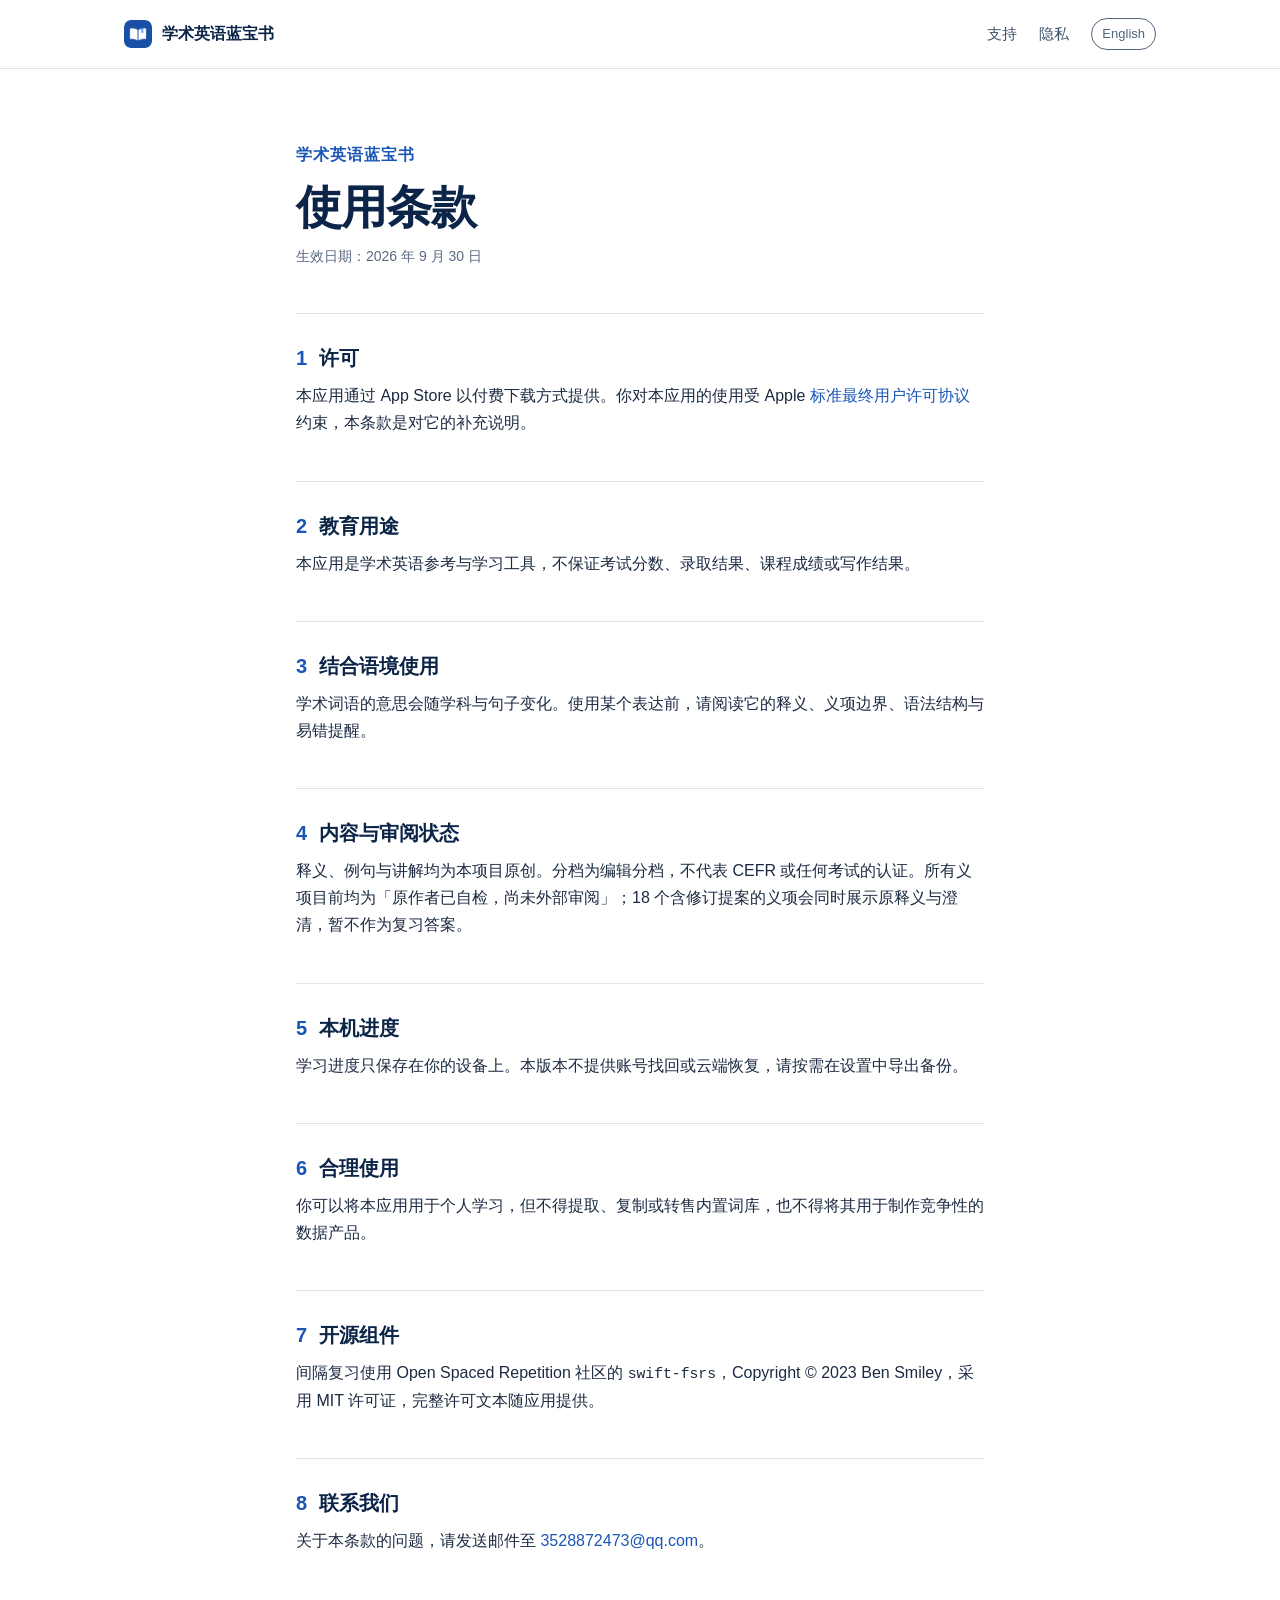
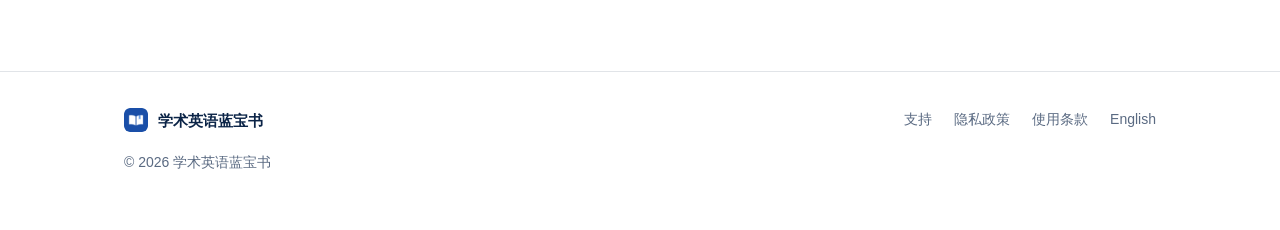
<file: terms/index.html>
<!doctype html>
<html lang="zh-Hans">
<head>
  <meta charset="utf-8">
  <meta name="viewport" content="width=device-width, initial-scale=1">
  <title>使用条款 · 学术英语蓝宝书</title>
  <meta name="description" content="学术英语蓝宝书使用条款。">
  <meta name="theme-color" content="#FFFFFF">
  <link rel="alternate" hreflang="zh-Hans" href="./">
  <link rel="alternate" hreflang="en" href="../en/terms/">
  <link rel="icon" type="image/png" sizes="32x32" href="../assets/favicon-32.png">
  <link rel="apple-touch-icon" href="../assets/apple-touch-icon.png">
  <link rel="stylesheet" href="../assets/site.css">
</head>
<body>

<header class="site-header">
  <nav class="nav wrap" aria-label="主导航">
    <a class="brand" href="../"><img src="../assets/icon-64.png" alt=""><span>学术英语蓝宝书</span></a>
    <div class="nav-links">
      <a href="../support/">支持</a>
      <a href="../privacy/">隐私</a>
      <a class="lang" href="../en/terms/" lang="en" hreflang="en">English</a>
    </div>
  </nav>
</header>

<main class="doc">
  <p class="eyebrow">学术英语蓝宝书</p>
  <h1>使用条款</h1>
  <p class="meta">生效日期：2026 年 9 月 30 日</p>

  <h2><span class="n">1</span>许可</h2>
  <p>本应用通过 App Store 以付费下载方式提供。你对本应用的使用受 Apple <a href="https://www.apple.com/legal/internet-services/itunes/dev/stdeula/">标准最终用户许可协议</a>约束，本条款是对它的补充说明。</p>

  <h2><span class="n">2</span>教育用途</h2>
  <p>本应用是学术英语参考与学习工具，不保证考试分数、录取结果、课程成绩或写作结果。</p>

  <h2><span class="n">3</span>结合语境使用</h2>
  <p>学术词语的意思会随学科与句子变化。使用某个表达前，请阅读它的释义、义项边界、语法结构与易错提醒。</p>

  <h2><span class="n">4</span>内容与审阅状态</h2>
  <p>释义、例句与讲解均为本项目原创。分档为编辑分档，不代表 CEFR 或任何考试的认证。所有义项目前均为「原作者已自检，尚未外部审阅」；18 个含修订提案的义项会同时展示原释义与澄清，暂不作为复习答案。</p>

  <h2><span class="n">5</span>本机进度</h2>
  <p>学习进度只保存在你的设备上。本版本不提供账号找回或云端恢复，请按需在设置中导出备份。</p>

  <h2><span class="n">6</span>合理使用</h2>
  <p>你可以将本应用用于个人学习，但不得提取、复制或转售内置词库，也不得将其用于制作竞争性的数据产品。</p>

  <h2><span class="n">7</span>开源组件</h2>
  <p>间隔复习使用 Open Spaced Repetition 社区的 <code>swift-fsrs</code>，Copyright © 2023 Ben Smiley，采用 MIT 许可证，完整许可文本随应用提供。</p>

  <h2><span class="n">8</span>联系我们</h2>
  <p>关于本条款的问题，请发送邮件至 <a href="mailto:3528872473@qq.com">3528872473@qq.com</a>。</p>
</main>

<footer class="site-footer">
  <div class="wrap">
    <div class="footer-row">
      <a class="brand" href="../"><img src="../assets/icon-64.png" alt=""><span>学术英语蓝宝书</span></a>
      <nav aria-label="页脚">
        <a href="../support/">支持</a>
        <a href="../privacy/">隐私政策</a>
        <a href="./">使用条款</a>
        <a href="../en/terms/" lang="en" hreflang="en">English</a>
      </nav>
    </div>
    <p class="copyright">© 2026 学术英语蓝宝书</p>
  </div>
</footer>

</body>
</html>
</file>
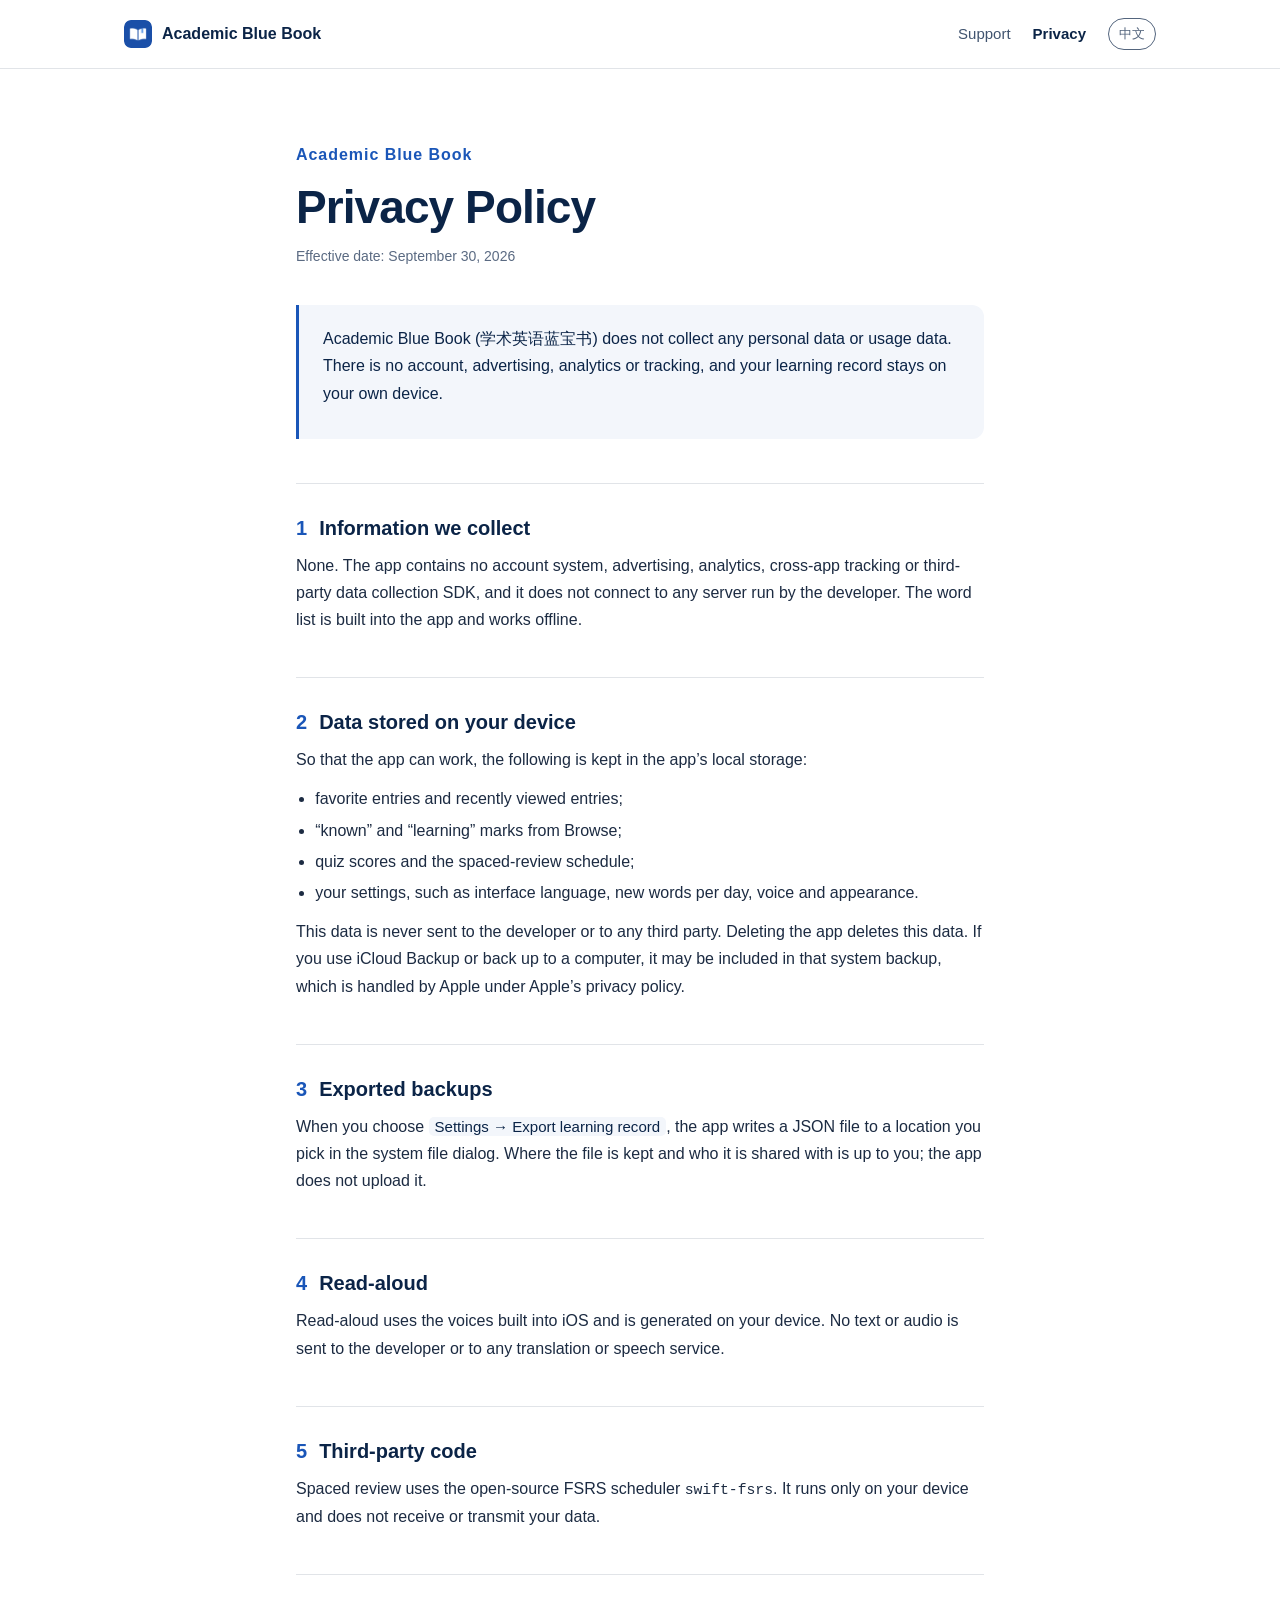
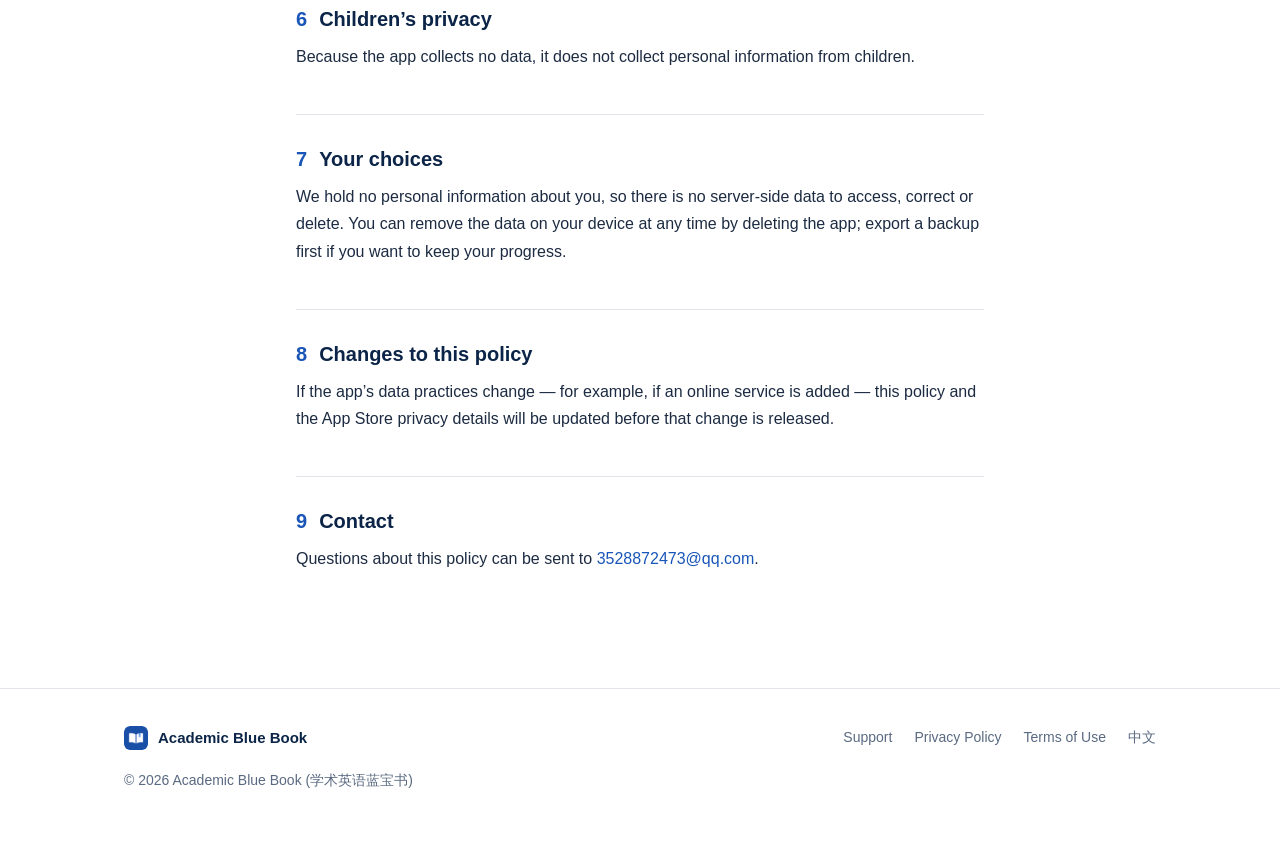
<file: en/privacy/index.html>
<!doctype html>
<html lang="en">
<head>
  <meta charset="utf-8">
  <meta name="viewport" content="width=device-width, initial-scale=1">
  <title>Privacy Policy · Academic Blue Book</title>
  <meta name="description" content="Academic Blue Book privacy policy: no personal or usage data is collected, and your learning record stays on your device.">
  <meta name="theme-color" content="#FFFFFF">
  <link rel="alternate" hreflang="zh-Hans" href="../../privacy/">
  <link rel="alternate" hreflang="en" href="./">
  <link rel="icon" type="image/png" sizes="32x32" href="../../assets/favicon-32.png">
  <link rel="apple-touch-icon" href="../../assets/apple-touch-icon.png">
  <link rel="stylesheet" href="../../assets/site.css">
</head>
<body>

<header class="site-header">
  <nav class="nav wrap" aria-label="Main">
    <a class="brand" href="../"><img src="../../assets/icon-64.png" alt=""><span>Academic Blue Book</span></a>
    <div class="nav-links">
      <a href="../support/">Support</a>
      <a href="./" aria-current="page">Privacy</a>
      <a class="lang" href="../../privacy/" lang="zh-Hans" hreflang="zh-Hans">中文</a>
    </div>
  </nav>
</header>

<main class="doc">
  <p class="eyebrow">Academic Blue Book</p>
  <h1>Privacy Policy</h1>
  <p class="meta">Effective date: September 30, 2026</p>

  <div class="summary">
    <p>Academic Blue Book (学术英语蓝宝书) does not collect any personal data or usage data. There is no account, advertising, analytics or tracking, and your learning record stays on your own device.</p>
  </div>

  <h2><span class="n">1</span>Information we collect</h2>
  <p>None. The app contains no account system, advertising, analytics, cross-app tracking or third-party data collection SDK, and it does not connect to any server run by the developer. The word list is built into the app and works offline.</p>

  <h2><span class="n">2</span>Data stored on your device</h2>
  <p>So that the app can work, the following is kept in the app’s local storage:</p>
  <ul>
    <li>favorite entries and recently viewed entries;</li>
    <li>“known” and “learning” marks from Browse;</li>
    <li>quiz scores and the spaced-review schedule;</li>
    <li>your settings, such as interface language, new words per day, voice and appearance.</li>
  </ul>
  <p>This data is never sent to the developer or to any third party. Deleting the app deletes this data. If you use iCloud Backup or back up to a computer, it may be included in that system backup, which is handled by Apple under Apple’s privacy policy.</p>

  <h2><span class="n">3</span>Exported backups</h2>
  <p>When you choose <span class="path">Settings → Export learning record</span>, the app writes a JSON file to a location you pick in the system file dialog. Where the file is kept and who it is shared with is up to you; the app does not upload it.</p>

  <h2><span class="n">4</span>Read-aloud</h2>
  <p>Read-aloud uses the voices built into iOS and is generated on your device. No text or audio is sent to the developer or to any translation or speech service.</p>

  <h2><span class="n">5</span>Third-party code</h2>
  <p>Spaced review uses the open-source FSRS scheduler <code>swift-fsrs</code>. It runs only on your device and does not receive or transmit your data.</p>

  <h2><span class="n">6</span>Children’s privacy</h2>
  <p>Because the app collects no data, it does not collect personal information from children.</p>

  <h2><span class="n">7</span>Your choices</h2>
  <p>We hold no personal information about you, so there is no server-side data to access, correct or delete. You can remove the data on your device at any time by deleting the app; export a backup first if you want to keep your progress.</p>

  <h2><span class="n">8</span>Changes to this policy</h2>
  <p>If the app’s data practices change — for example, if an online service is added — this policy and the App Store privacy details will be updated before that change is released.</p>

  <h2><span class="n">9</span>Contact</h2>
  <p>Questions about this policy can be sent to <a href="mailto:3528872473@qq.com">3528872473@qq.com</a>.</p>
</main>

<footer class="site-footer">
  <div class="wrap">
    <div class="footer-row">
      <a class="brand" href="../"><img src="../../assets/icon-64.png" alt=""><span>Academic Blue Book</span></a>
      <nav aria-label="Footer">
        <a href="../support/">Support</a>
        <a href="./">Privacy Policy</a>
        <a href="../terms/">Terms of Use</a>
        <a href="../../privacy/" lang="zh-Hans" hreflang="zh-Hans">中文</a>
      </nav>
    </div>
    <p class="copyright">© 2026 Academic Blue Book (学术英语蓝宝书)</p>
  </div>
</footer>

</body>
</html>
</file>
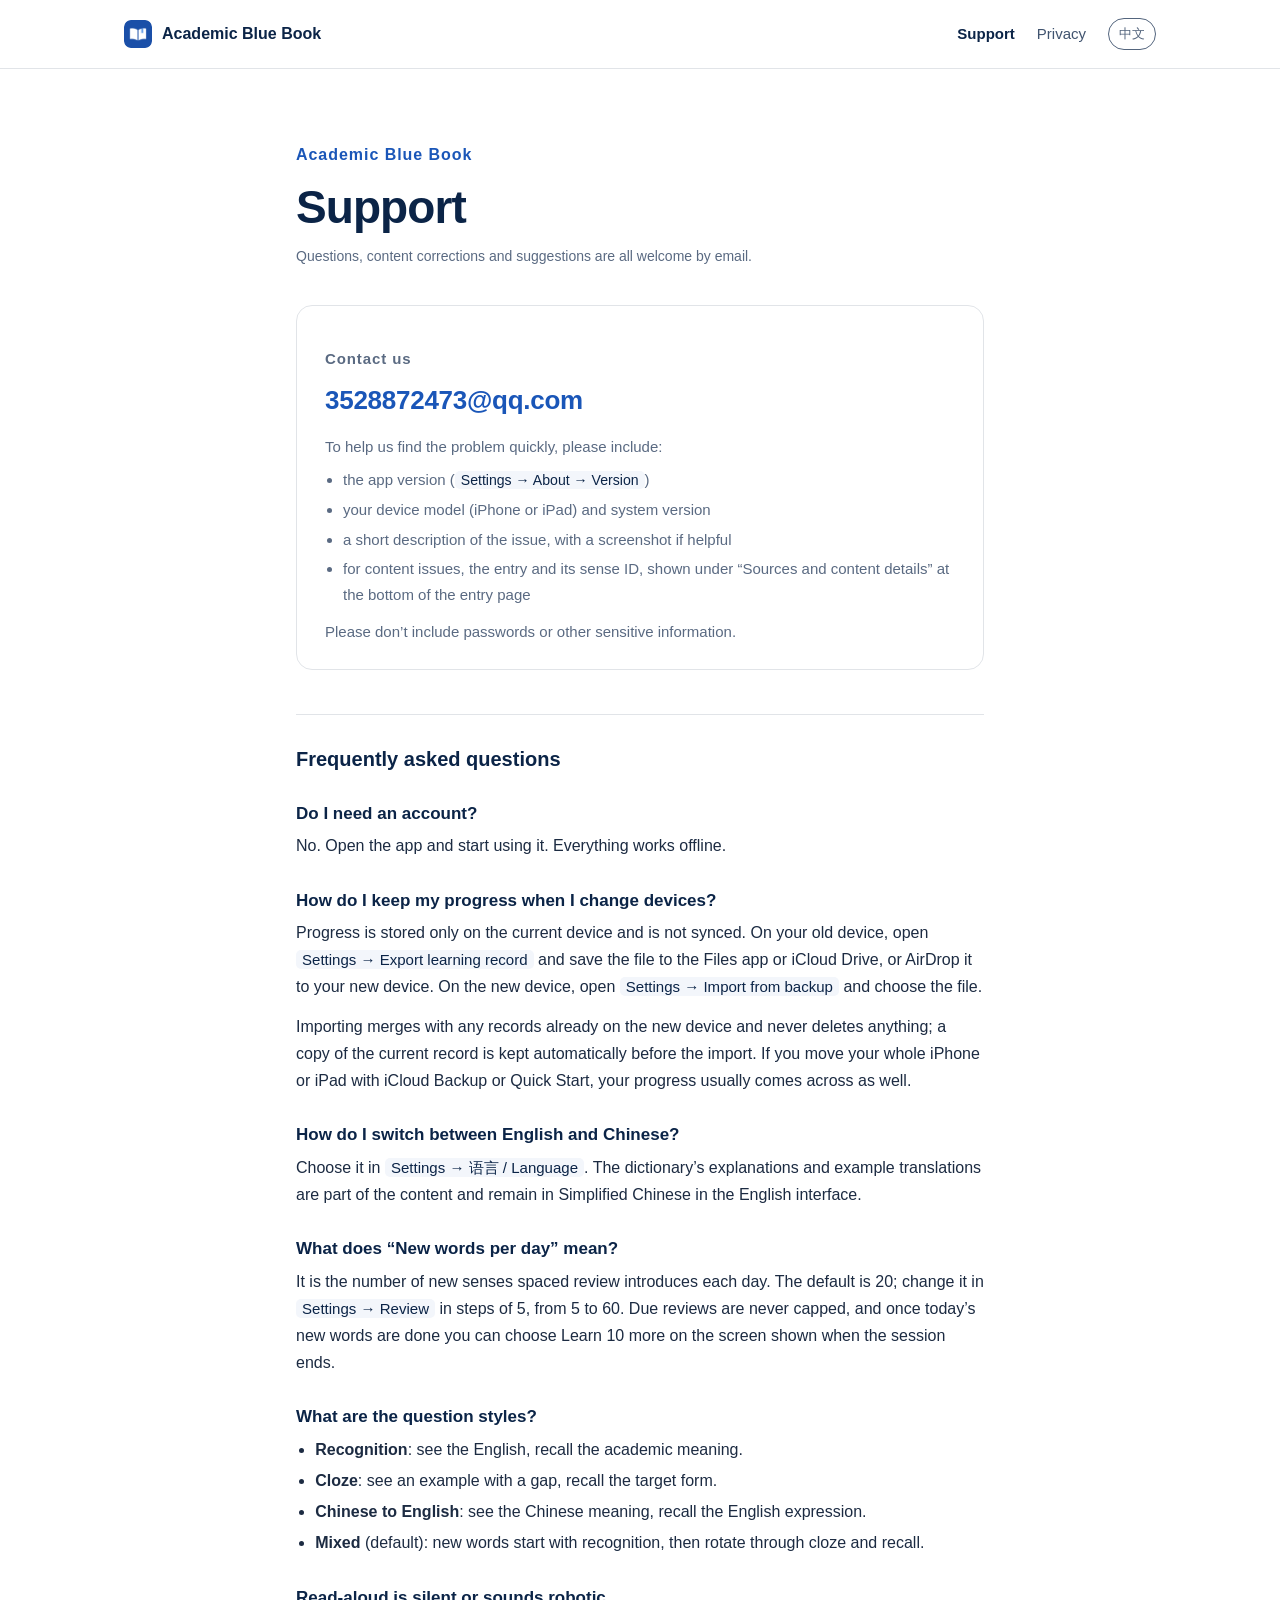
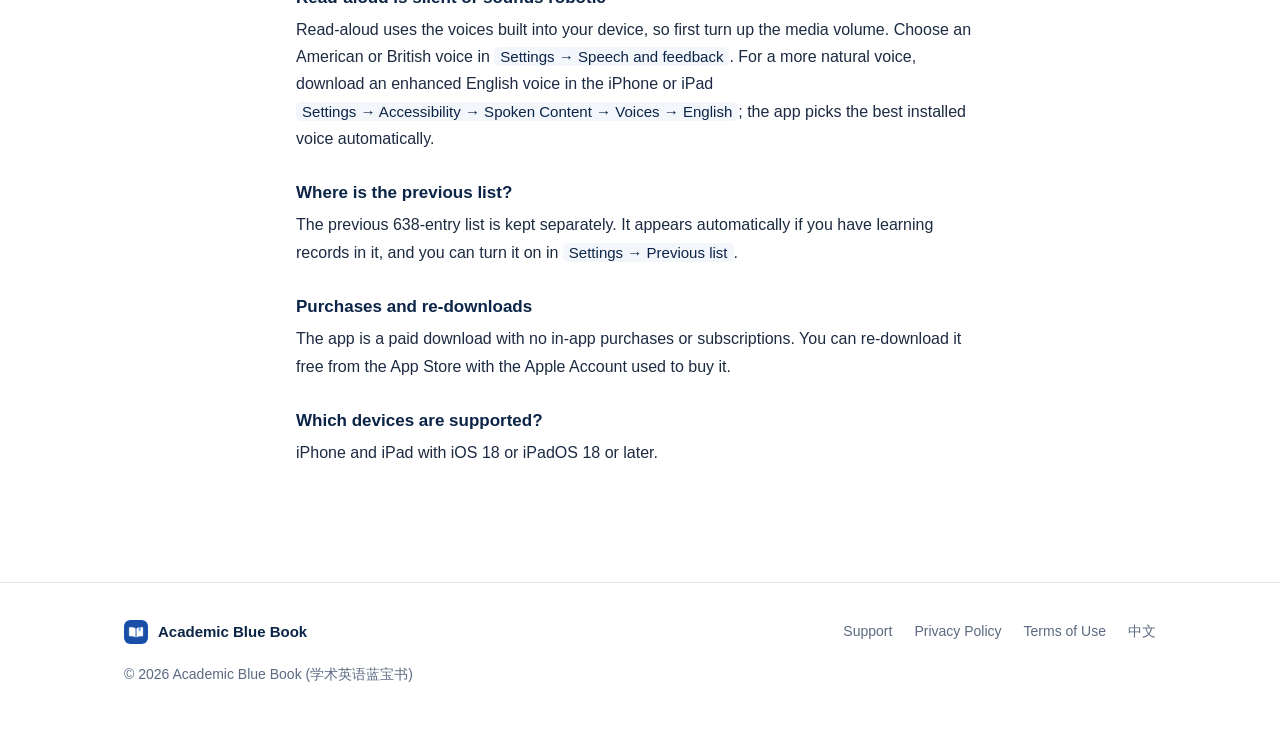
<file: en/support/index.html>
<!doctype html>
<html lang="en">
<head>
  <meta charset="utf-8">
  <meta name="viewport" content="width=device-width, initial-scale=1">
  <title>Support · Academic Blue Book</title>
  <meta name="description" content="Help, frequently asked questions and contact details for Academic Blue Book.">
  <meta name="theme-color" content="#FFFFFF">
  <link rel="alternate" hreflang="zh-Hans" href="../../support/">
  <link rel="alternate" hreflang="en" href="./">
  <link rel="icon" type="image/png" sizes="32x32" href="../../assets/favicon-32.png">
  <link rel="apple-touch-icon" href="../../assets/apple-touch-icon.png">
  <link rel="stylesheet" href="../../assets/site.css">
</head>
<body>

<header class="site-header">
  <nav class="nav wrap" aria-label="Main">
    <a class="brand" href="../"><img src="../../assets/icon-64.png" alt=""><span>Academic Blue Book</span></a>
    <div class="nav-links">
      <a href="./" aria-current="page">Support</a>
      <a href="../privacy/">Privacy</a>
      <a class="lang" href="../../support/" lang="zh-Hans" hreflang="zh-Hans">中文</a>
    </div>
  </nav>
</header>

<main class="doc">
  <p class="eyebrow">Academic Blue Book</p>
  <h1>Support</h1>
  <p class="meta">Questions, content corrections and suggestions are all welcome by email.</p>

  <div class="contact">
    <p class="eyebrow">Contact us</p>
    <a class="email" href="mailto:3528872473@qq.com?subject=Academic%20Blue%20Book%20support">3528872473@qq.com</a>
    <p>To help us find the problem quickly, please include:</p>
    <ul>
      <li>the app version (<span class="path">Settings → About → Version</span>)</li>
      <li>your device model (iPhone or iPad) and system version</li>
      <li>a short description of the issue, with a screenshot if helpful</li>
      <li>for content issues, the entry and its sense ID, shown under “Sources and content details” at the bottom of the entry page</li>
    </ul>
    <p>Please don’t include passwords or other sensitive information.</p>
  </div>

  <h2>Frequently asked questions</h2>

  <h3>Do I need an account?</h3>
  <p>No. Open the app and start using it. Everything works offline.</p>

  <h3>How do I keep my progress when I change devices?</h3>
  <p>Progress is stored only on the current device and is not synced. On your old device, open <span class="path">Settings → Export learning record</span> and save the file to the Files app or iCloud Drive, or AirDrop it to your new device. On the new device, open <span class="path">Settings → Import from backup</span> and choose the file.</p>
  <p>Importing merges with any records already on the new device and never deletes anything; a copy of the current record is kept automatically before the import. If you move your whole iPhone or iPad with iCloud Backup or Quick Start, your progress usually comes across as well.</p>

  <h3>How do I switch between English and Chinese?</h3>
  <p>Choose it in <span class="path">Settings → 语言 / Language</span>. The dictionary’s explanations and example translations are part of the content and remain in Simplified Chinese in the English interface.</p>

  <h3>What does “New words per day” mean?</h3>
  <p>It is the number of new senses spaced review introduces each day. The default is 20; change it in <span class="path">Settings → Review</span> in steps of 5, from 5 to 60. Due reviews are never capped, and once today’s new words are done you can choose Learn 10 more on the screen shown when the session ends.</p>

  <h3>What are the question styles?</h3>
  <ul>
    <li><strong>Recognition</strong>: see the English, recall the academic meaning.</li>
    <li><strong>Cloze</strong>: see an example with a gap, recall the target form.</li>
    <li><strong>Chinese to English</strong>: see the Chinese meaning, recall the English expression.</li>
    <li><strong>Mixed</strong> (default): new words start with recognition, then rotate through cloze and recall.</li>
  </ul>

  <h3>Read-aloud is silent or sounds robotic</h3>
  <p>Read-aloud uses the voices built into your device, so first turn up the media volume. Choose an American or British voice in <span class="path">Settings → Speech and feedback</span>. For a more natural voice, download an enhanced English voice in the iPhone or iPad <span class="path">Settings → Accessibility → Spoken Content → Voices → English</span>; the app picks the best installed voice automatically.</p>

  <h3>Where is the previous list?</h3>
  <p>The previous 638-entry list is kept separately. It appears automatically if you have learning records in it, and you can turn it on in <span class="path">Settings → Previous list</span>.</p>

  <h3>Purchases and re-downloads</h3>
  <p>The app is a paid download with no in-app purchases or subscriptions. You can re-download it free from the App Store with the Apple Account used to buy it.</p>

  <h3>Which devices are supported?</h3>
  <p>iPhone and iPad with iOS 18 or iPadOS 18 or later.</p>
</main>

<footer class="site-footer">
  <div class="wrap">
    <div class="footer-row">
      <a class="brand" href="../"><img src="../../assets/icon-64.png" alt=""><span>Academic Blue Book</span></a>
      <nav aria-label="Footer">
        <a href="./">Support</a>
        <a href="../privacy/">Privacy Policy</a>
        <a href="../terms/">Terms of Use</a>
        <a href="../../support/" lang="zh-Hans" hreflang="zh-Hans">中文</a>
      </nav>
    </div>
    <p class="copyright">© 2026 Academic Blue Book (学术英语蓝宝书)</p>
  </div>
</footer>

</body>
</html>
</file>
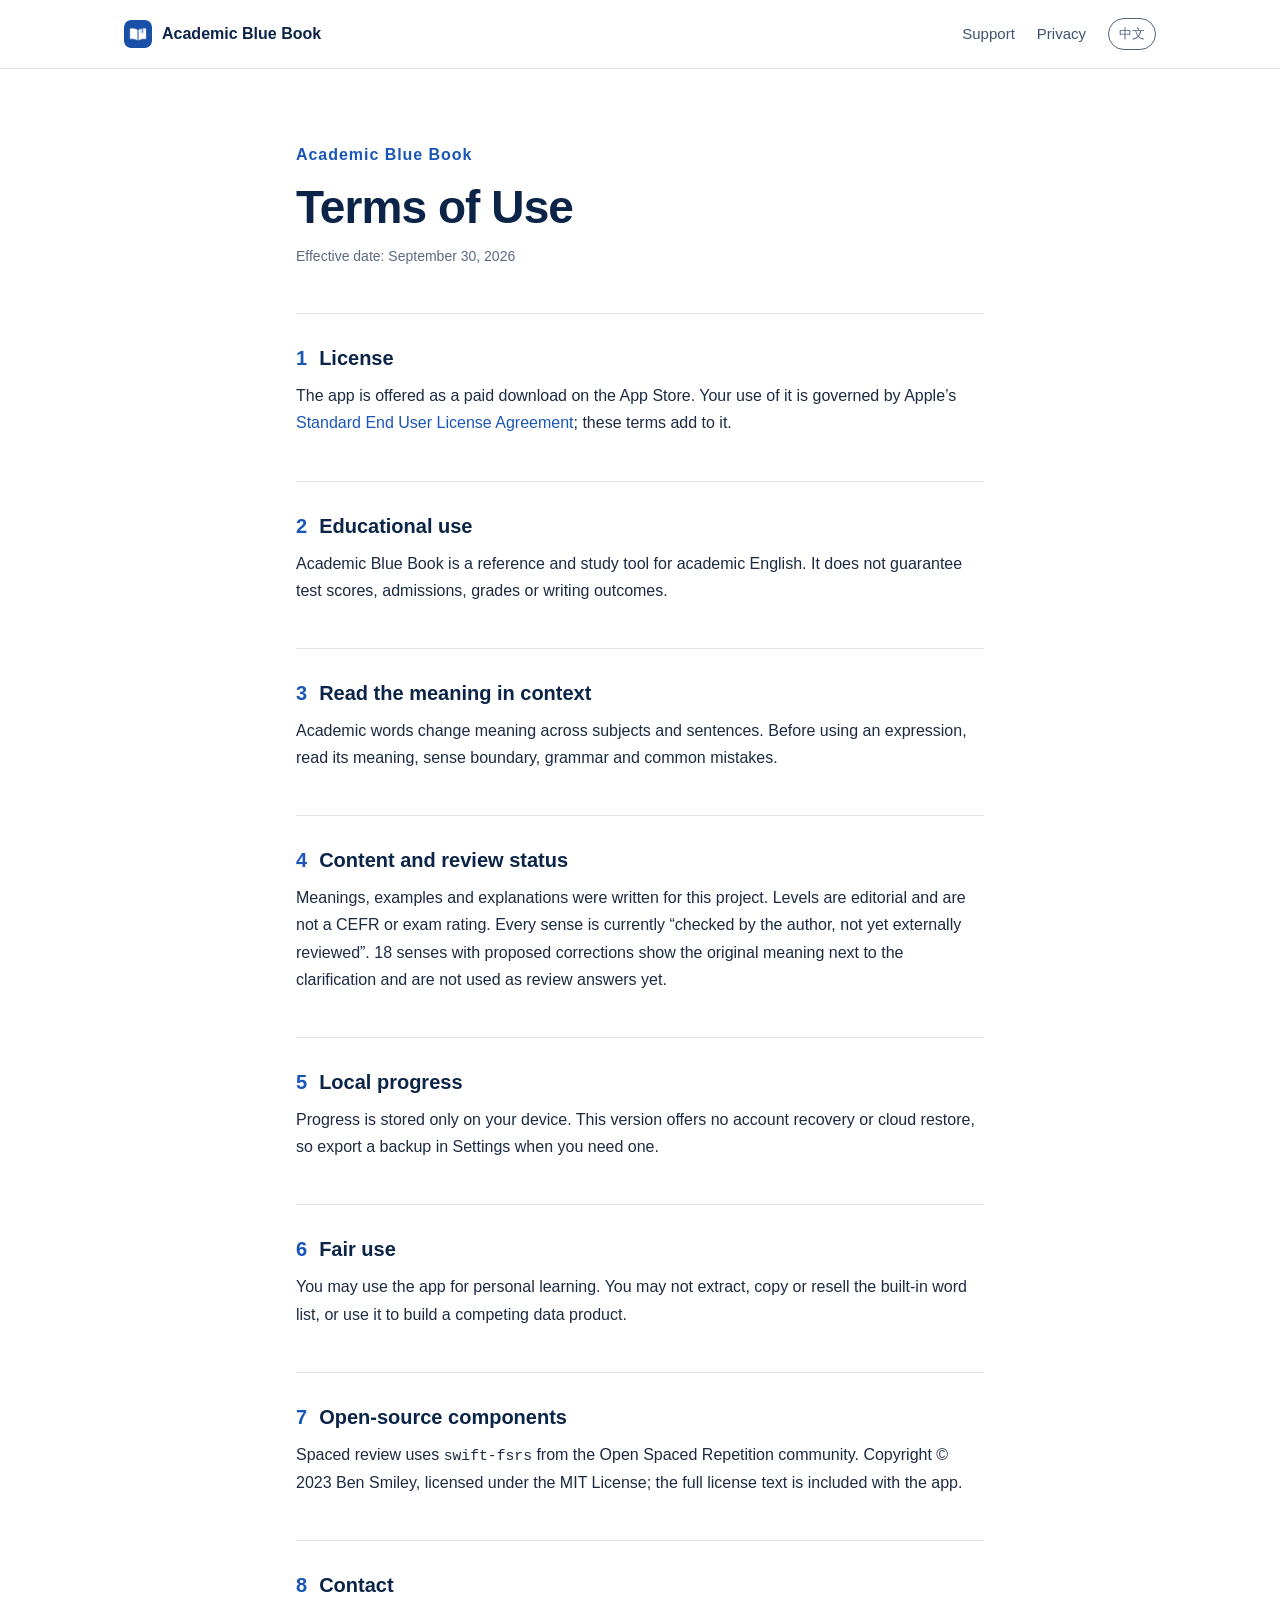
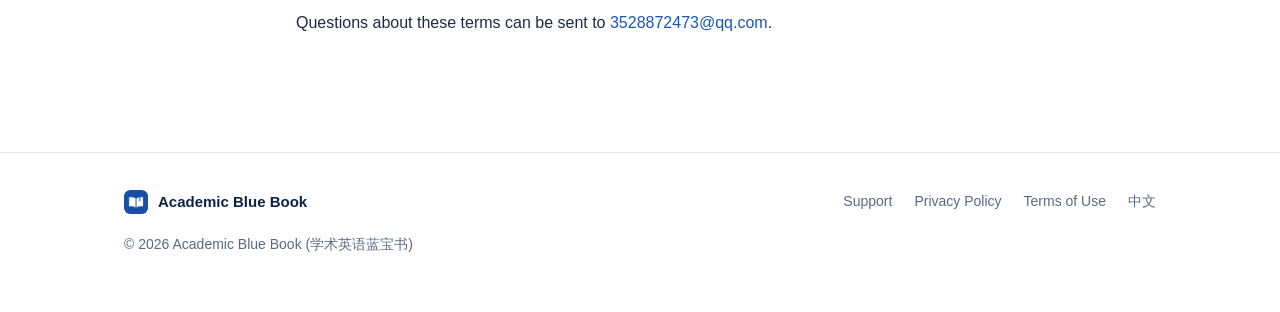
<file: en/terms/index.html>
<!doctype html>
<html lang="en">
<head>
  <meta charset="utf-8">
  <meta name="viewport" content="width=device-width, initial-scale=1">
  <title>Terms of Use · Academic Blue Book</title>
  <meta name="description" content="Academic Blue Book terms of use.">
  <meta name="theme-color" content="#FFFFFF">
  <link rel="alternate" hreflang="zh-Hans" href="../../terms/">
  <link rel="alternate" hreflang="en" href="./">
  <link rel="icon" type="image/png" sizes="32x32" href="../../assets/favicon-32.png">
  <link rel="apple-touch-icon" href="../../assets/apple-touch-icon.png">
  <link rel="stylesheet" href="../../assets/site.css">
</head>
<body>

<header class="site-header">
  <nav class="nav wrap" aria-label="Main">
    <a class="brand" href="../"><img src="../../assets/icon-64.png" alt=""><span>Academic Blue Book</span></a>
    <div class="nav-links">
      <a href="../support/">Support</a>
      <a href="../privacy/">Privacy</a>
      <a class="lang" href="../../terms/" lang="zh-Hans" hreflang="zh-Hans">中文</a>
    </div>
  </nav>
</header>

<main class="doc">
  <p class="eyebrow">Academic Blue Book</p>
  <h1>Terms of Use</h1>
  <p class="meta">Effective date: September 30, 2026</p>

  <h2><span class="n">1</span>License</h2>
  <p>The app is offered as a paid download on the App Store. Your use of it is governed by Apple’s <a href="https://www.apple.com/legal/internet-services/itunes/dev/stdeula/">Standard End User License Agreement</a>; these terms add to it.</p>

  <h2><span class="n">2</span>Educational use</h2>
  <p>Academic Blue Book is a reference and study tool for academic English. It does not guarantee test scores, admissions, grades or writing outcomes.</p>

  <h2><span class="n">3</span>Read the meaning in context</h2>
  <p>Academic words change meaning across subjects and sentences. Before using an expression, read its meaning, sense boundary, grammar and common mistakes.</p>

  <h2><span class="n">4</span>Content and review status</h2>
  <p>Meanings, examples and explanations were written for this project. Levels are editorial and are not a CEFR or exam rating. Every sense is currently “checked by the author, not yet externally reviewed”. 18 senses with proposed corrections show the original meaning next to the clarification and are not used as review answers yet.</p>

  <h2><span class="n">5</span>Local progress</h2>
  <p>Progress is stored only on your device. This version offers no account recovery or cloud restore, so export a backup in Settings when you need one.</p>

  <h2><span class="n">6</span>Fair use</h2>
  <p>You may use the app for personal learning. You may not extract, copy or resell the built-in word list, or use it to build a competing data product.</p>

  <h2><span class="n">7</span>Open-source components</h2>
  <p>Spaced review uses <code>swift-fsrs</code> from the Open Spaced Repetition community. Copyright © 2023 Ben Smiley, licensed under the MIT License; the full license text is included with the app.</p>

  <h2><span class="n">8</span>Contact</h2>
  <p>Questions about these terms can be sent to <a href="mailto:3528872473@qq.com">3528872473@qq.com</a>.</p>
</main>

<footer class="site-footer">
  <div class="wrap">
    <div class="footer-row">
      <a class="brand" href="../"><img src="../../assets/icon-64.png" alt=""><span>Academic Blue Book</span></a>
      <nav aria-label="Footer">
        <a href="../support/">Support</a>
        <a href="../privacy/">Privacy Policy</a>
        <a href="./">Terms of Use</a>
        <a href="../../terms/" lang="zh-Hans" hreflang="zh-Hans">中文</a>
      </nav>
    </div>
    <p class="copyright">© 2026 Academic Blue Book (学术英语蓝宝书)</p>
  </div>
</footer>

</body>
</html>
</file>
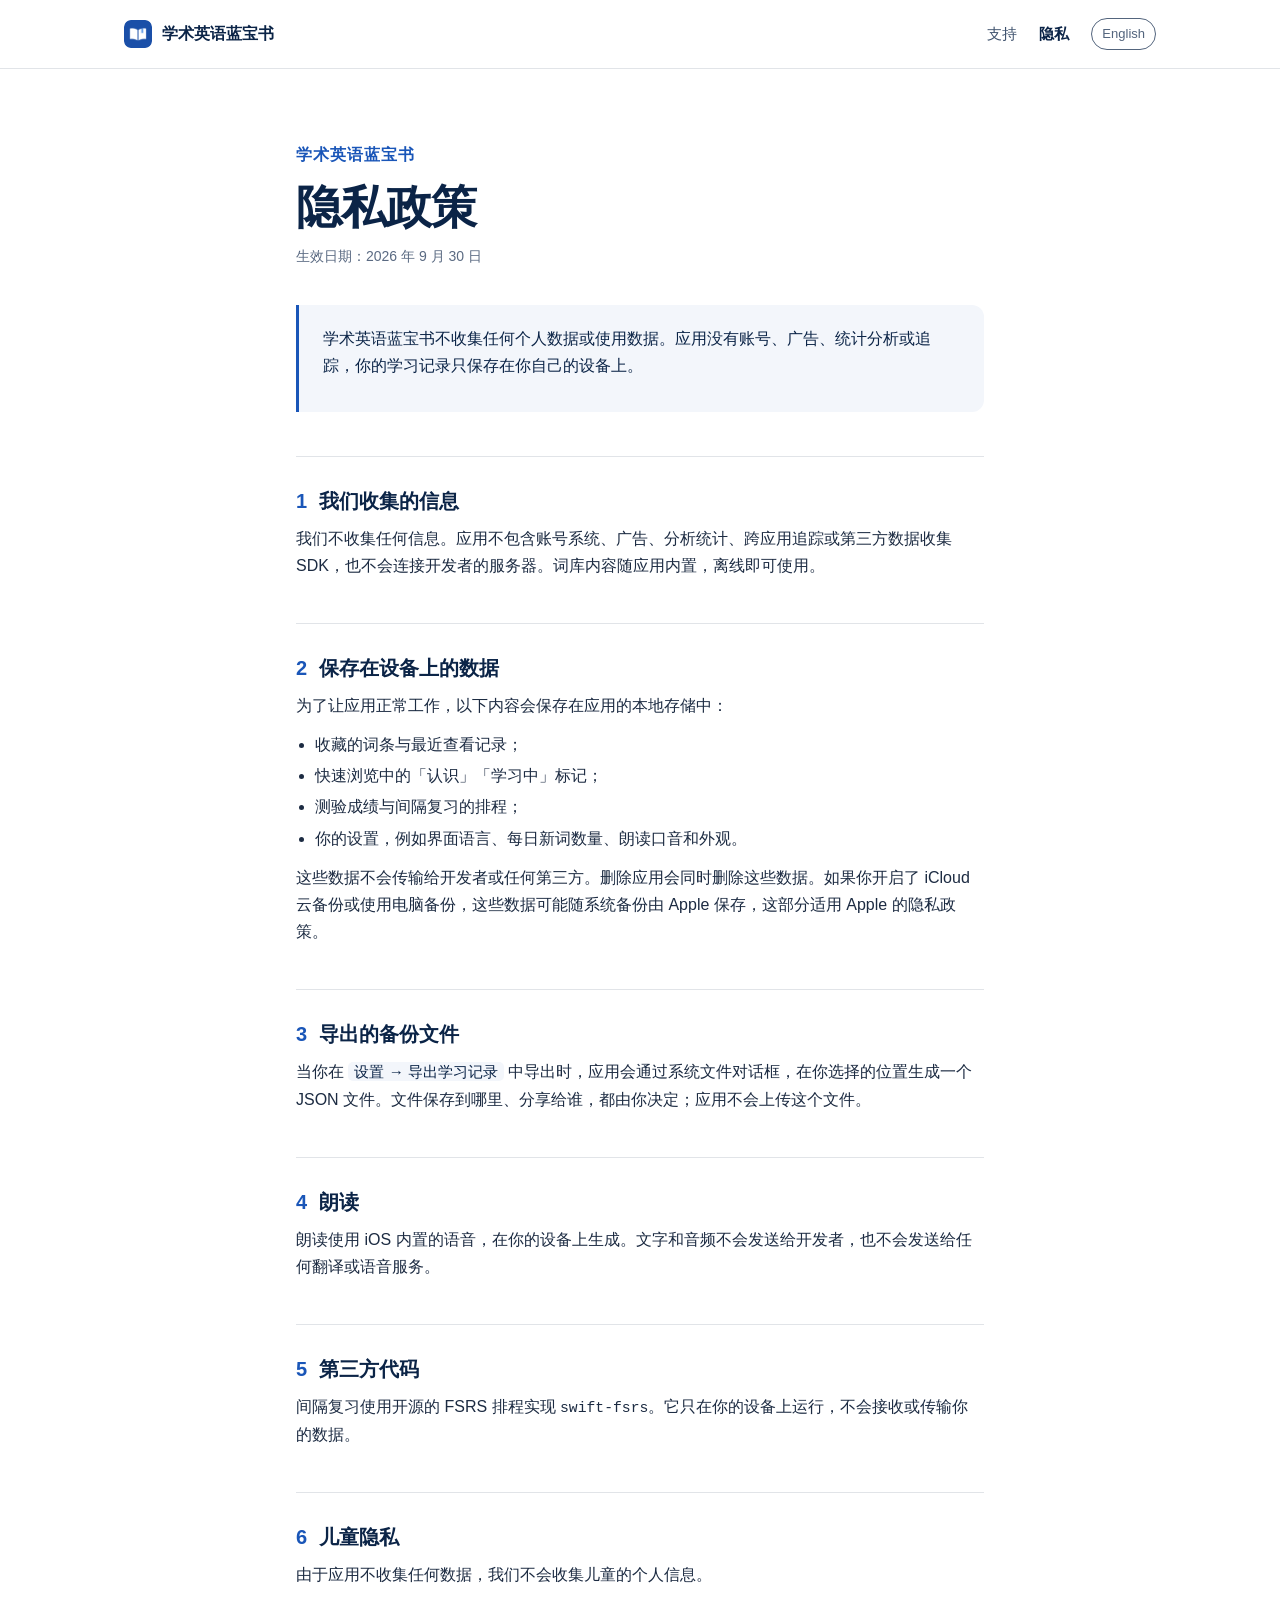
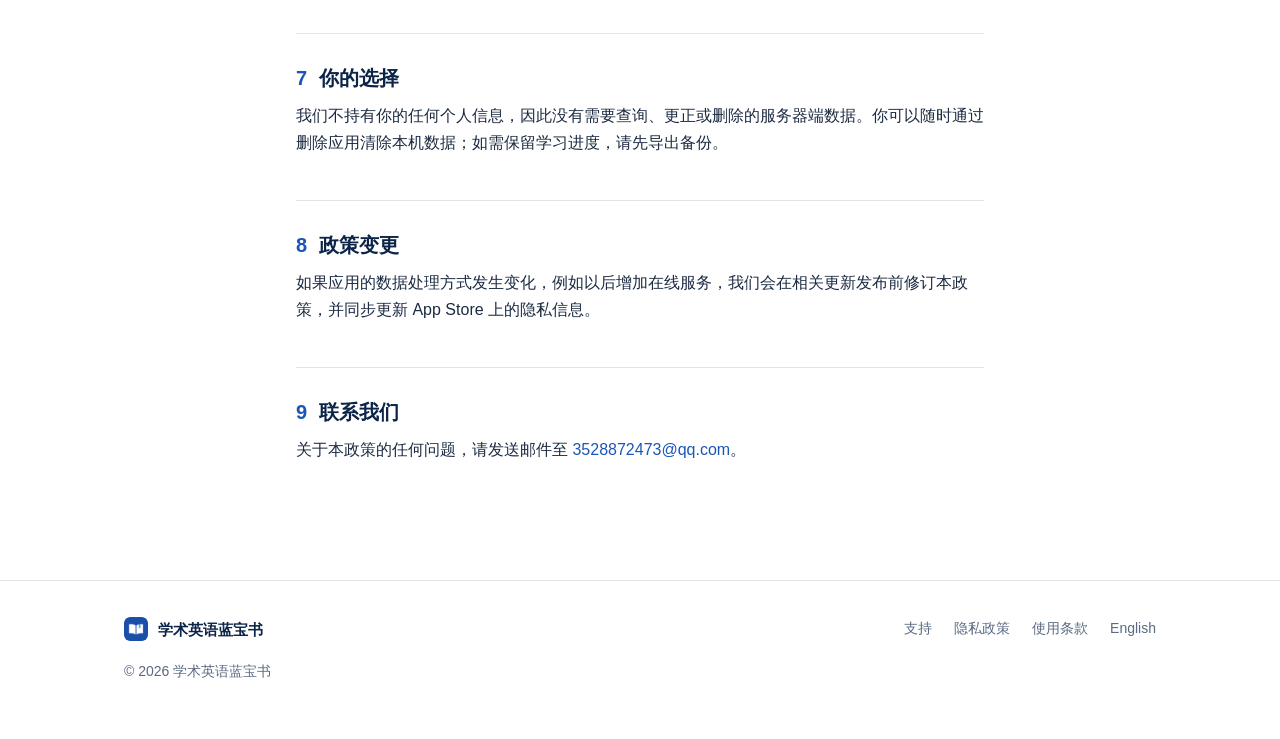
<file: privacy-policy.html>
<!doctype html>
<html lang="zh-Hans">
<head>
  <meta charset="utf-8">
  <meta http-equiv="refresh" content="0; url=privacy/">
  <link rel="canonical" href="privacy/">
  <title>学术英语蓝宝书</title>
</head>
<body><p><a href="privacy/">privacy/</a></p></body>
</html>
</file>
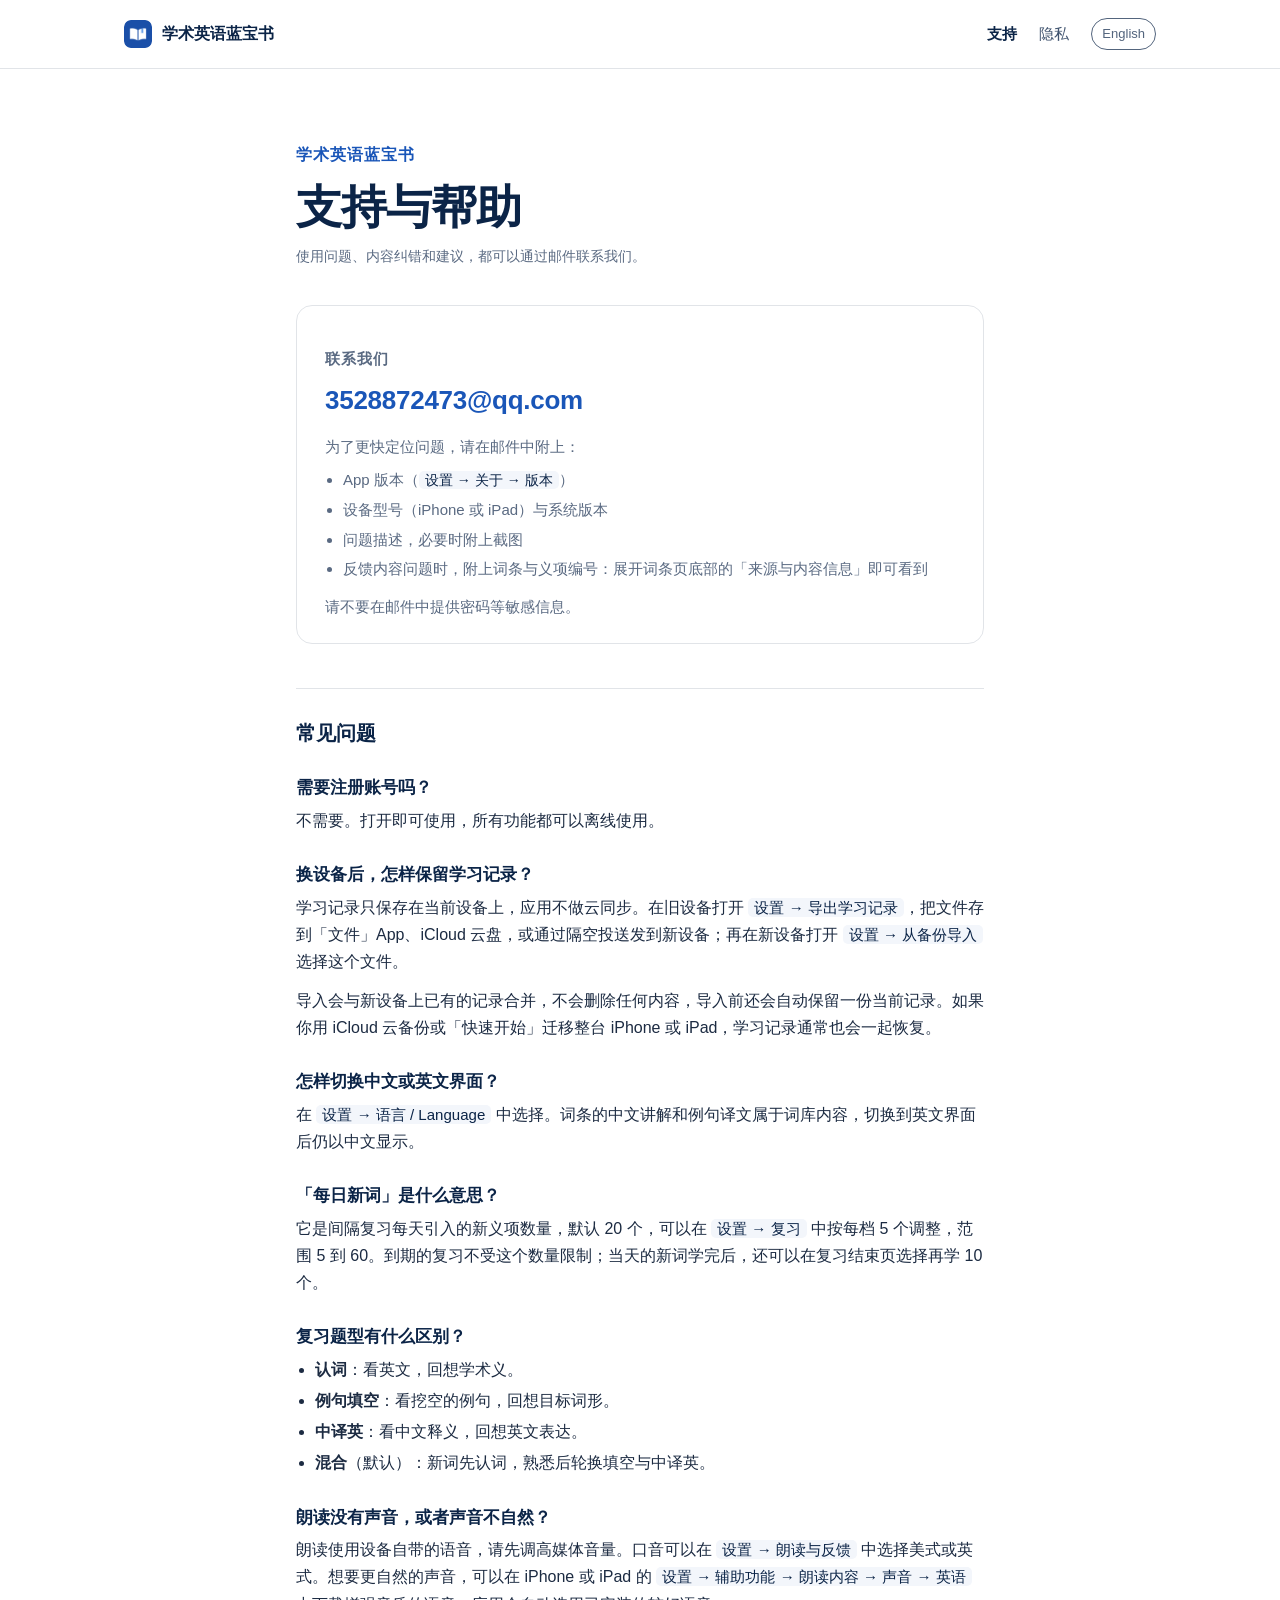
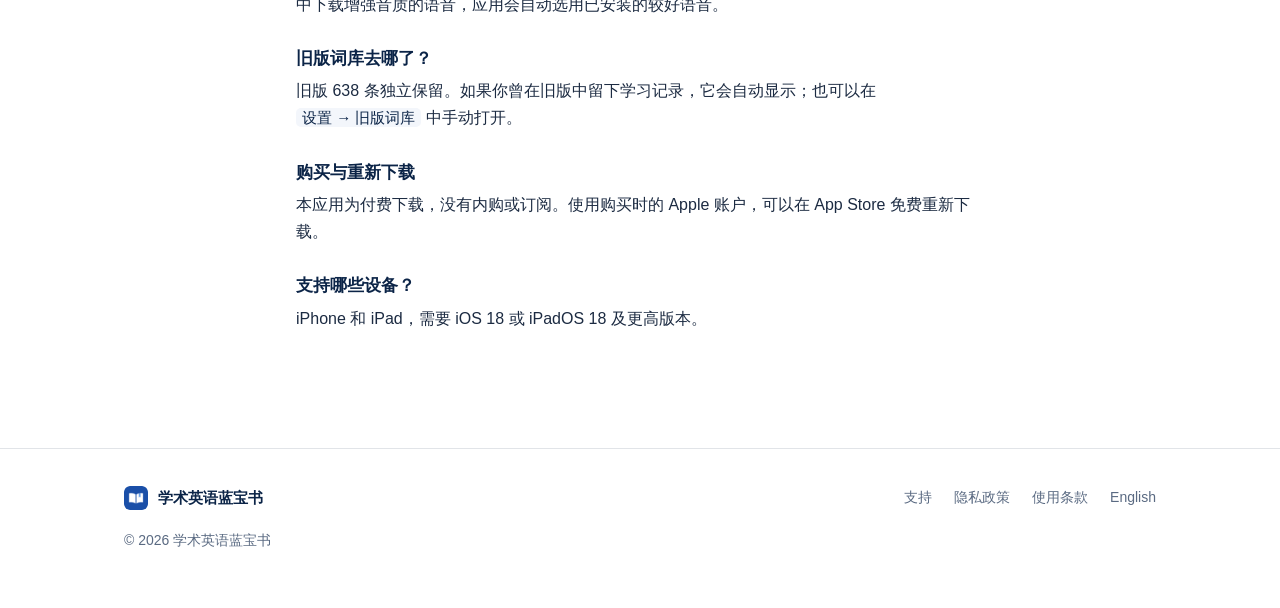
<file: support.html>
<!doctype html>
<html lang="zh-Hans">
<head>
  <meta charset="utf-8">
  <meta http-equiv="refresh" content="0; url=support/">
  <link rel="canonical" href="support/">
  <title>学术英语蓝宝书</title>
</head>
<body><p><a href="support/">support/</a></p></body>
</html>
</file>
<file: assets/site.css>
/* Academic Blue Book — site styles. Blue and white, matching the app. */

:root {
  --ink: #0B2447;
  --text: #1C2B42;
  --muted: #5A6A82;
  --accent: #1A56B8;
  --brand: #1A4FA8;
  --band: #0B2447;
  --on-brand: #FFFFFF;
  --on-brand-soft: #DCE8FB;
  --on-brand-muted: #A9C4F0;
  --page: #FFFFFF;
  --subtle: #F3F6FB;
  --hairline: rgba(11, 36, 71, 0.12);
  --bezel: #0B2447;
  --font: -apple-system, BlinkMacSystemFont, "SF Pro Text", "PingFang SC", "Hiragino Sans GB",
    "Microsoft YaHei", "Noto Sans SC", "Helvetica Neue", Arial, sans-serif;
  color-scheme: light dark;
}

@media (prefers-color-scheme: dark) {
  :root {
    --ink: #EAF0FA;
    --text: #D3DCEA;
    --muted: #8E9DB4;
    --accent: #80B0FF;
    --brand: #123D86;
    --band: #0C1A30;
    --page: #090E17;
    --subtle: #0F1726;
    --hairline: rgba(214, 226, 245, 0.14);
    --bezel: #1B2940;
  }
}

* { box-sizing: border-box; }

html { -webkit-text-size-adjust: 100%; }

body {
  margin: 0;
  background: var(--page);
  color: var(--text);
  font: 16px/1.7 var(--font);
  -webkit-font-smoothing: antialiased;
  text-rendering: optimizeLegibility;
}

a { color: var(--accent); text-decoration: none; }
a:hover { text-decoration: underline; text-underline-offset: 3px; }

img { max-width: 100%; }

.wrap { max-width: 1080px; margin: 0 auto; padding: 0 24px; }

.eyebrow {
  margin: 0;
  font-size: 13px;
  font-weight: 600;
  letter-spacing: 0.06em;
  color: var(--accent);
}

/* ---------- Navigation ---------- */

.nav {
  display: flex;
  align-items: center;
  justify-content: space-between;
  gap: 16px;
  height: 68px;
}

.brand {
  display: inline-flex;
  align-items: center;
  gap: 10px;
  color: inherit;
  font-weight: 600;
  font-size: 16px;
  white-space: nowrap;
}
.brand:hover { text-decoration: none; }
.brand img { width: 28px; height: 28px; border-radius: 7px; }

.nav-links { display: flex; align-items: center; gap: 22px; font-size: 15px; }
.nav-links a { color: inherit; opacity: 0.78; transition: opacity 0.2s; }
.nav-links a:hover { opacity: 1; text-decoration: none; }
.nav-links a[aria-current="page"] { opacity: 1; font-weight: 600; }
.nav-links .lang {
  padding: 4px 10px;
  border: 1px solid currentColor;
  border-radius: 999px;
  font-size: 13px;
  opacity: 0.7;
}

.site-header { border-bottom: 1px solid var(--hairline); color: var(--ink); }

/* ---------- Hero ---------- */

.hero { background: var(--brand); color: var(--on-brand); overflow: hidden; }

.hero-grid {
  display: grid;
  grid-template-columns: 1.1fr 0.9fr;
  gap: 32px;
  align-items: end;
  padding-top: 32px;
}

.hero-copy { align-self: center; padding-bottom: 72px; }
.hero .eyebrow { color: var(--on-brand-muted); }

.hero h1 {
  margin: 14px 0 22px;
  font-size: clamp(40px, 6.2vw, 66px);
  line-height: 1.1;
  letter-spacing: -0.02em;
  font-weight: 700;
}

.lede { margin: 0; max-width: 29em; font-size: 18px; color: var(--on-brand-soft); }

.hero-facts {
  margin: 28px 0 0;
  padding: 0;
  list-style: none;
  display: flex;
  flex-wrap: wrap;
  gap: 8px 22px;
  font-size: 15px;
  color: var(--on-brand);
}
.hero-facts li { display: inline-flex; align-items: center; gap: 8px; }
.hero-facts li::before {
  content: "";
  width: 5px;
  height: 5px;
  border-radius: 50%;
  background: var(--on-brand-muted);
}

.hero-meta { margin: 18px 0 0; font-size: 14px; color: var(--on-brand-muted); }

.hero-devices { position: relative; height: 560px; }
.hero-devices .phone { position: absolute; width: 252px; }
.hero-devices .back { left: 0; top: 0; }
.hero-devices .front { right: 0; top: 72px; }

/* ---------- Phone frame ---------- */

.phone {
  margin: 0;
  padding: 8px;
  border-radius: 42px;
  background: var(--bezel);
  box-shadow: 0 0 0 1px rgba(255, 255, 255, 0.14), 0 28px 56px -24px rgba(4, 16, 40, 0.55);
}
.phone img {
  display: block;
  width: 100%;
  height: auto;
  aspect-ratio: 1320 / 2868;
  border-radius: 34px;
  background: #FFFFFF;
}

/* ---------- Sections ---------- */

.section { padding: 104px 0; }
.section.tint { background: var(--subtle); }

.section h2 {
  margin: 12px 0 16px;
  font-size: clamp(28px, 4vw, 40px);
  line-height: 1.25;
  letter-spacing: -0.01em;
  font-weight: 700;
  color: var(--ink);
}

.section-lede { margin: 0; max-width: 36em; font-size: 18px; color: var(--muted); }

.features {
  display: grid;
  grid-template-columns: repeat(3, 1fr);
  gap: 40px;
  margin-top: 56px;
}
.features article { padding-top: 22px; border-top: 1px solid var(--hairline); }
.features h3 { margin: 10px 0 8px; font-size: 19px; line-height: 1.4; color: var(--ink); }
.features p { margin: 0; font-size: 15.5px; color: var(--muted); }

.num {
  font-size: 13px;
  font-weight: 600;
  color: var(--accent);
  font-variant-numeric: tabular-nums;
}

.gallery {
  display: grid;
  grid-template-columns: repeat(4, 1fr);
  gap: 32px;
  margin-top: 56px;
}
.gallery figure { margin: 0; }
.gallery .phone { box-shadow: 0 18px 36px -24px rgba(4, 16, 40, 0.35); }
.gallery figcaption { margin-top: 18px; text-align: center; }
.gallery figcaption strong { display: block; font-size: 16px; color: var(--ink); }
.gallery figcaption span { font-size: 14px; color: var(--muted); }

.stats {
  display: grid;
  grid-template-columns: repeat(4, 1fr);
  border-top: 1px solid var(--hairline);
  border-bottom: 1px solid var(--hairline);
}
.stat { padding: 36px 24px 34px 0; }
.stat + .stat { padding-left: 24px; border-left: 1px solid var(--hairline); }
.stat b {
  display: block;
  font-size: clamp(34px, 4.4vw, 46px);
  line-height: 1.1;
  font-weight: 700;
  letter-spacing: -0.02em;
  color: var(--ink);
  font-variant-numeric: tabular-nums;
}
.stat span { display: block; margin-top: 8px; font-size: 15px; color: var(--muted); }

.split { display: grid; grid-template-columns: 1fr 1fr; gap: 64px; align-items: start; }

.modes { margin: 0; padding: 0; list-style: none; border-top: 1px solid var(--hairline); }
.modes li { padding: 20px 0; border-bottom: 1px solid var(--hairline); }
.modes strong { display: block; font-size: 17px; color: var(--ink); }
.modes span { font-size: 15px; color: var(--muted); }

.band .modes { border-top-color: rgba(255, 255, 255, 0.16); }
.band .modes li { border-bottom-color: rgba(255, 255, 255, 0.16); }
.band .modes strong { color: var(--on-brand); }
.band .modes span { color: var(--on-brand-muted); }

.band { background: var(--band); color: var(--on-brand); }
.band .eyebrow { color: var(--on-brand-muted); }
.band h2 { color: var(--on-brand); }
.band .section-lede { color: var(--on-brand-soft); }
.band a { color: var(--on-brand); border-bottom: 1px solid rgba(255, 255, 255, 0.4); }
.band a:hover { text-decoration: none; border-bottom-color: var(--on-brand); }
.more { display: inline-block; margin-top: 28px; font-size: 16px; font-weight: 600; }

.note { max-width: 44em; font-size: 15px; color: var(--muted); }
.note h2 { font-size: 19px; margin: 0 0 8px; color: var(--ink); letter-spacing: 0; }
.note p { margin: 0; }

/* ---------- Footer ---------- */

.site-footer {
  padding: 36px 0 56px;
  border-top: 1px solid var(--hairline);
  font-size: 14px;
  color: var(--muted);
}
.footer-row { display: flex; flex-wrap: wrap; justify-content: space-between; align-items: center; gap: 16px 32px; }
.footer-row nav { display: flex; flex-wrap: wrap; gap: 8px 22px; }
.footer-row nav a { color: var(--muted); }
.footer-row nav a:hover { color: var(--ink); }
.site-footer .brand { color: var(--ink); font-size: 15px; }
.site-footer .brand img { width: 24px; height: 24px; border-radius: 6px; }
.copyright { margin: 18px 0 0; }

/* ---------- Documents (privacy, terms, support) ---------- */

.doc { max-width: 736px; margin: 0 auto; padding: 72px 24px 104px; }

.doc h1 {
  margin: 12px 0 10px;
  font-size: clamp(32px, 5vw, 46px);
  line-height: 1.2;
  letter-spacing: -0.02em;
  color: var(--ink);
}

.doc .meta { margin: 0; font-size: 14px; color: var(--muted); }

.summary {
  margin: 36px 0 8px;
  padding: 20px 24px;
  background: var(--subtle);
  border-left: 3px solid var(--accent);
  border-radius: 0 12px 12px 0;
  font-size: 16.5px;
  color: var(--ink);
}
.summary p { margin: 0; }

.doc h2 {
  margin: 44px 0 10px;
  padding-top: 30px;
  border-top: 1px solid var(--hairline);
  font-size: 20px;
  line-height: 1.4;
  color: var(--ink);
}
.doc h2 .n { margin-right: 12px; color: var(--accent); font-variant-numeric: tabular-nums; }
.doc h3 { margin: 28px 0 6px; font-size: 17px; line-height: 1.5; color: var(--ink); }
.doc p, .doc li { font-size: 16px; }
.doc p { margin: 0 0 12px; }
.doc ul { margin: 0 0 12px; padding-left: 1.2em; }
.doc li { margin: 4px 0; }
.doc code { font-size: 0.92em; }

.path {
  padding: 1px 6px;
  border-radius: 5px;
  background: var(--subtle);
  color: var(--ink);
  font-size: 0.94em;
  white-space: nowrap;
}

.contact {
  margin: 36px 0 8px;
  padding: 28px 28px 24px;
  border: 1px solid var(--hairline);
  border-radius: 16px;
}
.contact .eyebrow { margin-bottom: 6px; }
.contact .email {
  display: inline-block;
  font-size: clamp(20px, 3.4vw, 26px);
  font-weight: 600;
  letter-spacing: -0.01em;
  word-break: break-all;
}
.contact p { margin: 12px 0 0; color: var(--muted); font-size: 15px; }
.contact ul { margin: 8px 0 0; color: var(--muted); font-size: 15px; }
.contact li { font-size: 15px; }

/* ---------- Motion ---------- */

@media (prefers-reduced-motion: no-preference) {
  .rise { animation: rise 0.7s cubic-bezier(0.2, 0.7, 0.2, 1) both; }
  .rise.d1 { animation-delay: 0.08s; }
  .rise.d2 { animation-delay: 0.16s; }
  .rise.d3 { animation-delay: 0.28s; }
  .rise.d4 { animation-delay: 0.4s; }
  @keyframes rise {
    from { opacity: 0; transform: translateY(16px); }
    to { opacity: 1; transform: none; }
  }
}

/* ---------- Narrow screens ---------- */

@media (max-width: 880px) {
  .hero-grid { grid-template-columns: 1fr; gap: 8px; padding-top: 24px; }
  .hero-copy { padding-bottom: 12px; }
  .hero-devices { height: 420px; }
  .hero-devices .phone { width: 220px; }
  .hero-devices .back { left: calc(50% - 208px); top: 16px; }
  .hero-devices .front { right: auto; left: calc(50% - 12px); top: 64px; }
  .features { grid-template-columns: 1fr; gap: 28px; margin-top: 40px; }
  .gallery {
    display: flex;
    gap: 16px;
    margin: 40px -24px 0;
    padding: 0 24px 12px;
    overflow-x: auto;
    scroll-snap-type: x mandatory;
    -webkit-overflow-scrolling: touch;
    scrollbar-width: none;
  }
  .gallery::-webkit-scrollbar { display: none; }
  .gallery figure { flex: 0 0 58%; max-width: 260px; scroll-snap-align: center; }
  .stats { grid-template-columns: 1fr 1fr; }
  .stat { padding: 26px 16px 24px 0; }
  .stat + .stat { padding-left: 0; border-left: 0; }
  .stat:nth-child(even) { padding-left: 16px; border-left: 1px solid var(--hairline); }
  .stat:nth-child(n + 3) { border-top: 1px solid var(--hairline); }
  .split { grid-template-columns: 1fr; gap: 36px; }
  .section { padding: 80px 0; }
}

@media (max-width: 600px) {
  .wrap { padding: 0 16px; }
  .nav { height: 60px; }
  .nav-links { gap: 14px; font-size: 14px; }
  .brand span { font-size: 15px; }
  .lede, .section-lede { font-size: 16.5px; }
  .hero-devices { height: 360px; }
  .hero-devices .phone { width: 184px; border-radius: 32px; padding: 6px; }
  .hero-devices .phone img { border-radius: 26px; }
  .hero-devices .back { left: calc(50% - 178px); }
  .hero-devices .front { left: calc(50% - 6px); top: 52px; }
  .gallery { margin: 36px -16px 0; padding: 0 16px 12px; }
  .gallery figure { flex-basis: 66%; }
  .section { padding: 68px 0; }
  .doc { padding: 48px 16px 80px; }
  .contact { padding: 22px 20px 20px; }
}

@media (max-width: 380px) {
  .nav-links a:not(.lang) { display: none; }
}
</file>
